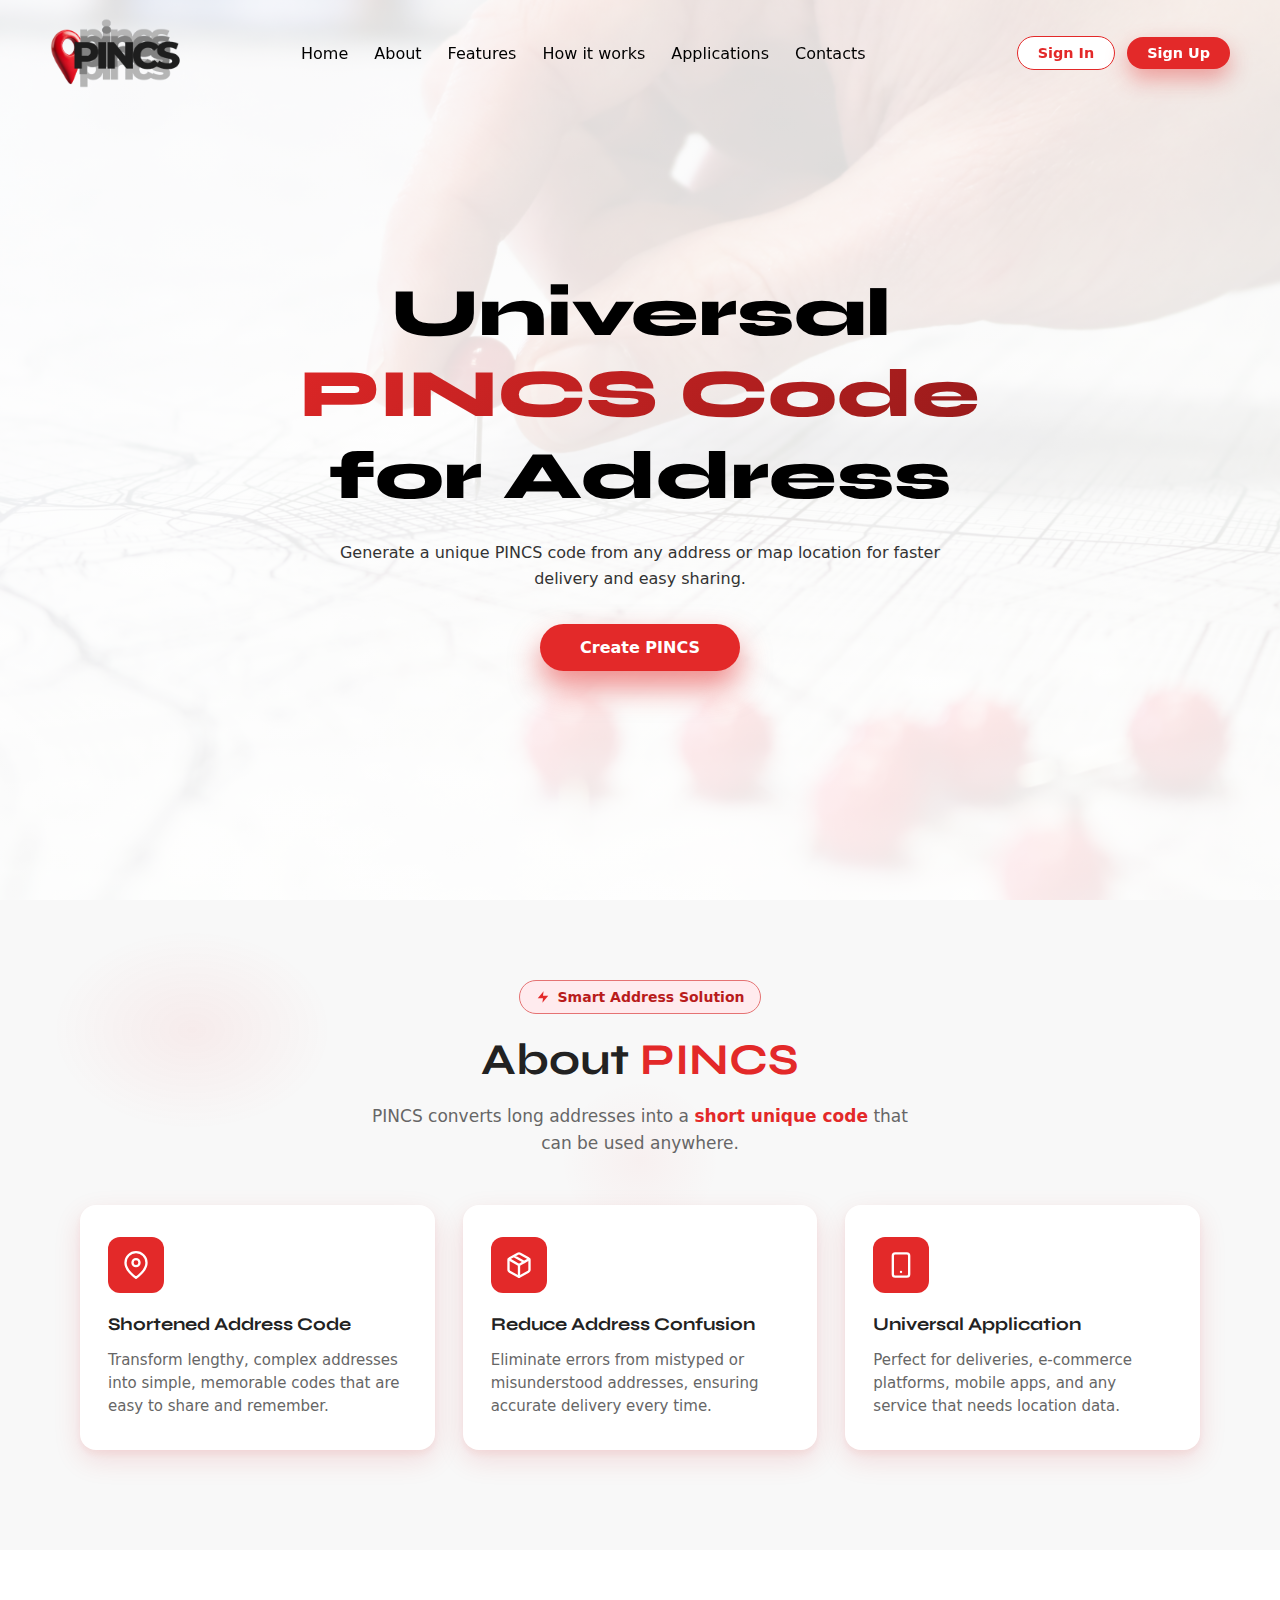
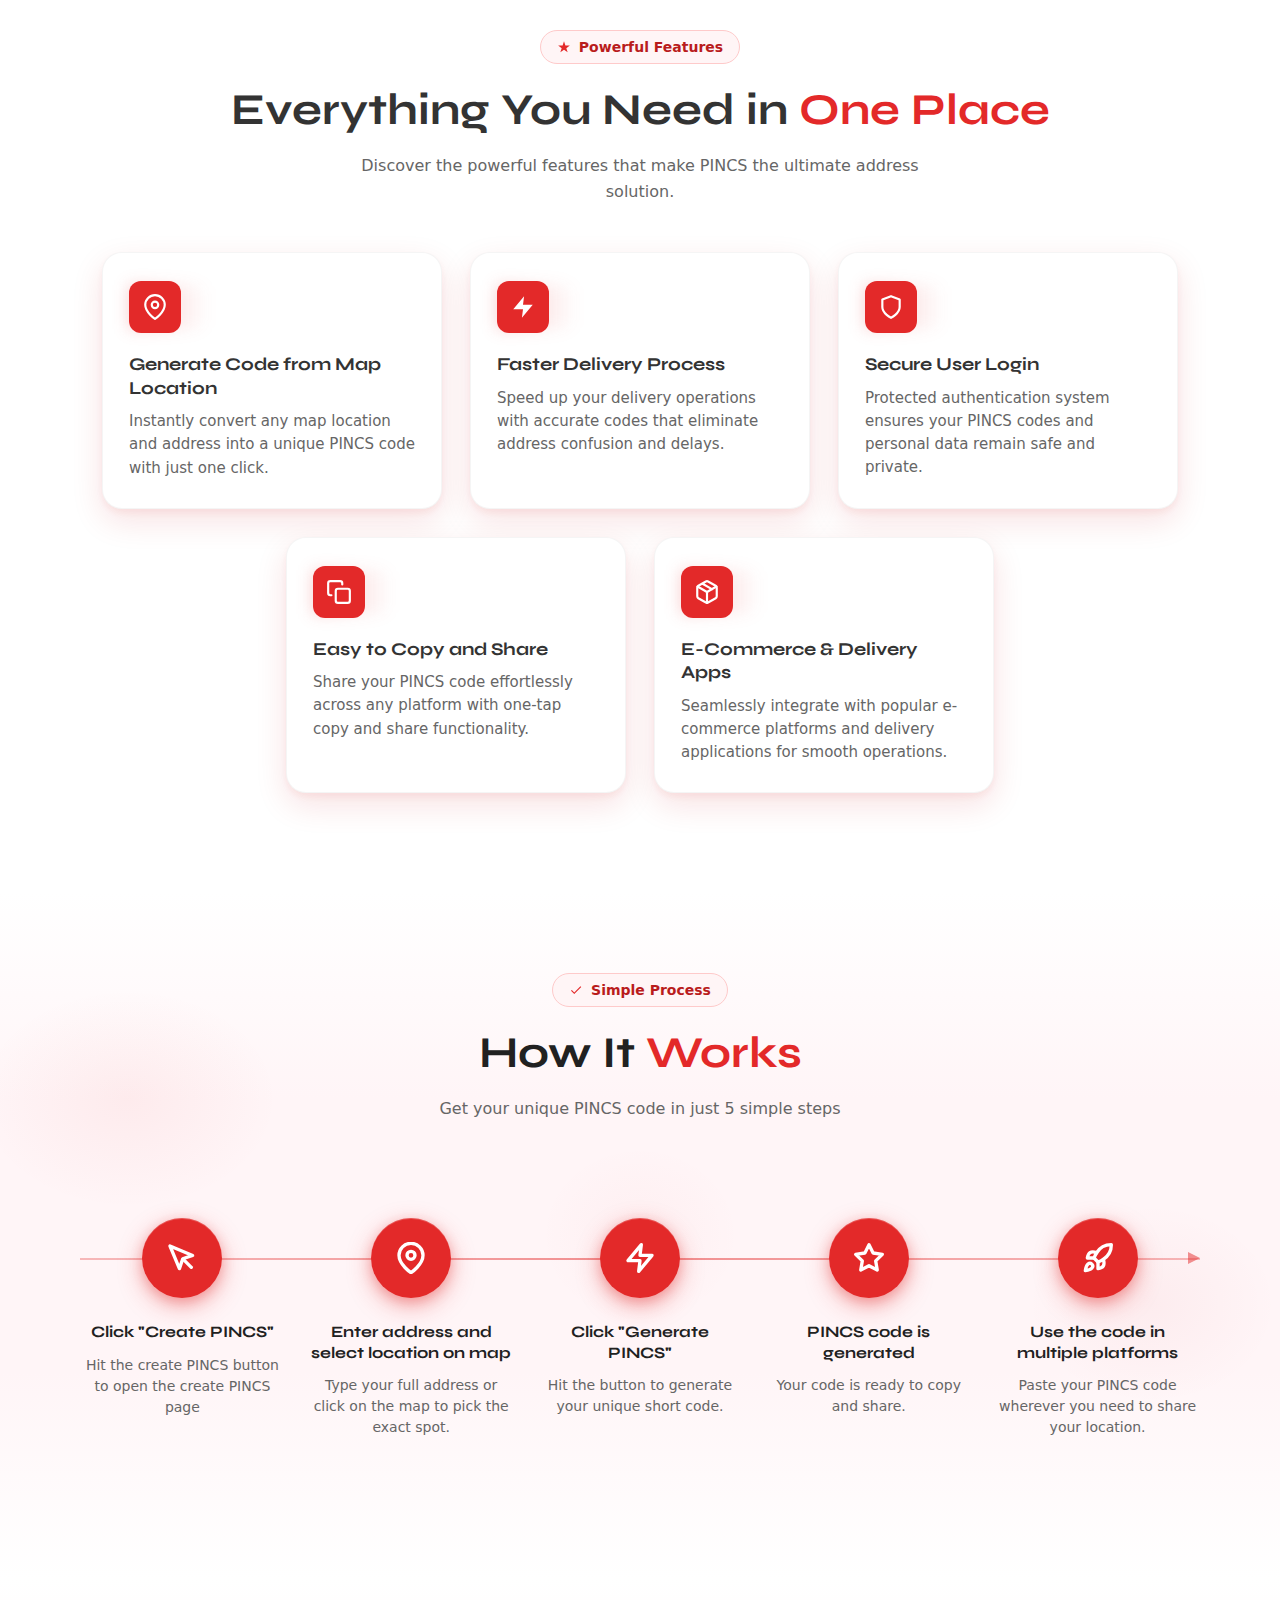
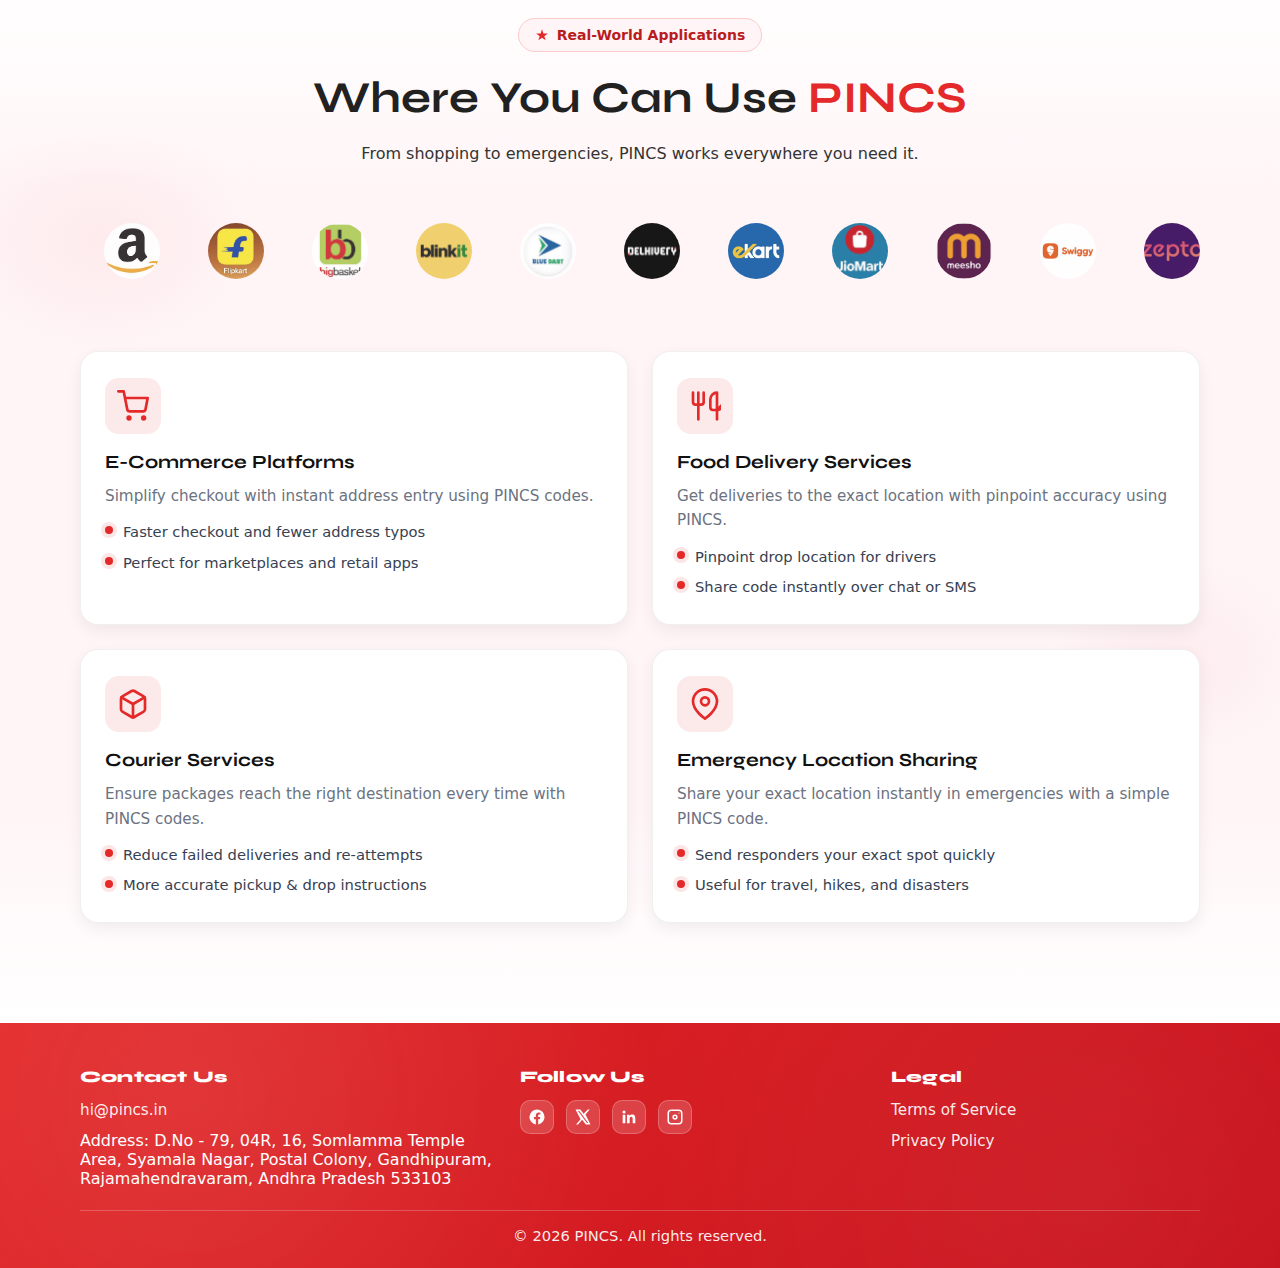
<file: index.html>
<!DOCTYPE html>
<html lang="en">
  <head>
    <meta charset="UTF-8" />
    <meta name="viewport" content="width=device-width, initial-scale=1.0" />
    <title>Pincs Landing</title>
    <link rel="preconnect" href="https://fonts.googleapis.com" />
    <link rel="preconnect" href="https://fonts.gstatic.com" crossorigin />
    <link href="https://fonts.googleapis.com/css2?family=Playfair+Display:wght@600;700&family=Syne:wght@400;500;600;700;800&display=swap" rel="stylesheet" />
    <link rel="stylesheet" href="style.css" />
  </head>
  <body>
    <header class="site-header">
      <div class="container header-inner">
        <a href="#" class="logo">
          <img src="./images/logo.png" alt="PINCS logo" class="logo-img" />
        </a>
        <button
          class="nav-toggle"
          aria-label="Toggle navigation"
          aria-expanded="false"
        >
          <span></span>
          <span></span>
        </button>
        <nav class="navbar" aria-label="Main navigation">
          <ul class="nav-links">
            <li><a href="#home"><span class="nav-icon" aria-hidden="true"><svg viewBox="0 0 24 24" fill="currentColor" width="20" height="20"><path d="M10 20v-6h4v6h5v-8h3L12 3 2 12h3v8z"/></svg></span>Home</a></li>
            <li><a href="#about"><span class="nav-icon" aria-hidden="true"><svg viewBox="0 0 24 24" fill="currentColor" width="20" height="20"><path d="M12 2C6.48 2 2 6.48 2 12s4.48 10 10 10 10-4.48 10-10S17.52 2 12 2zm1 15h-2v-6h2v6zm0-8h-2V7h2v2z"/></svg></span>About</a></li>
            <li><a href="#features"><span class="nav-icon" aria-hidden="true"><svg viewBox="0 0 24 24" fill="currentColor" width="20" height="20"><path d="M13 2L3 14h9l-1 8 10-12h-9l1-8z"/></svg></span>Features</a></li>
            <li><a href="#how-it-works"><span class="nav-icon" aria-hidden="true"><svg viewBox="0 0 24 24" fill="currentColor" width="20" height="20"><path d="M3 13h2v-2H3v2zm0 4h2v-2H3v2zm0-8h2V7H3v2zm4 4h14v-2H7v2zm0 4h14v-2H7v2zM7 7v2h14V7H7z"/></svg></span>How it works</a></li>
            <li><a href="#use-cases"><span class="nav-icon" aria-hidden="true"><svg viewBox="0 0 24 24" fill="currentColor" width="20" height="20"><path d="M4 8h4V4H4v4zm6 12h4v-4h-4v4zm-6 0h4v-4H4v4zm0-6h4v-4H4v4zm6 0h4v-4h-4v4zm6-10v4h4V4h-4zm-6 4h4V4h-4v4zm6 6h4v-4h-4v4zm0 6h4v-4h-4v4z"/></svg></span>Applications</a></li>
            <li><a href="#contact"><span class="nav-icon" aria-hidden="true"><svg viewBox="0 0 24 24" fill="currentColor" width="20" height="20"><path d="M20 4H4c-1.1 0-1.99.9-1.99 2L2 18c0 1.1.9 2 2 2h16c1.1 0 2-.9 2-2V6c0-1.1-.9-2-2-2zm0 4l-8 5-8-5V6l8 5 8-5v2z"/></svg></span>Contacts</a></li>
          </ul>
          <div class="nav-actions">
            <a class="btn btn-outline" href="signin.html"><span class="nav-icon nav-icon-signin" aria-hidden="true"><svg xmlns="http://www.w3.org/2000/svg" viewBox="0 0 24 24" width="20" height="20"><path fill="currentColor" d="M20.5,15.1a1,1,0,0,0-1.34.45A8,8,0,1,1,12,4a7.93,7.93,0,0,1,7.16,4.45,1,1,0,0,0,1.8-.9,10,10,0,1,0,0,8.9A1,1,0,0,0,20.5,15.1ZM21,11H11.41l2.3-2.29a1,1,0,1,0-1.42-1.42l-4,4a1,1,0,0,0-.21.33,1,1,0,0,0,0,.76,1,1,0,0,0,.21.33l4,4a1,1,0,0,0,1.42,0,1,1,0,0,0,0-1.42L11.41,13H21a1,1,0,0,0,0-2Z"/></svg></span>Sign In</a>
            <a class="btn btn-primary" href="signup.html"><span class="nav-icon" aria-hidden="true"><svg viewBox="0 0 24 24" fill="currentColor" width="20" height="20"><path d="M15 12c2.21 0 4-1.79 4-4s-1.79-4-4-4-4 1.79-4 4 1.79 4 4 4zm-9-2V7H4v3H1v2h3v3h2v-3h3v-2H6zm9 4c-2.67 0-8 1.34-8 4v2h16v-2c0-2.66-5.33-4-8-4z"/></svg></span>Sign Up</a>
          </div>
        </nav>
      </div>
    </header>

    <main>
      <section id="home" class="hero">
        <div class="hero-overlay"></div>
        <div class="container hero-content">
          <h1 class="hero-title">
            Universal <span class="hero-title-accent">PINCS Code</span><br />
            for Address
          </h1>
          <p class="hero-subtitle">
            Generate a unique PINCS code from any address or map location for
            faster delivery and easy sharing.
          </p>
          <a class="btn btn-hero" href="create-pincs.html">Create PINCS</a>
        </div>
      </section>

      <section id="about" class="about">
        <div class="about-bg" aria-hidden="true"></div>
        <div class="container about-inner">
          <p class="about-tagline">
            <span class="about-tagline-icon" aria-hidden="true">
              <svg width="14" height="14" viewBox="0 0 24 24" fill="currentColor" aria-hidden="true"><path d="M13 2L3 14h9l-1 8 10-12h-9l1-8z"/></svg>
            </span>
            Smart Address Solution
          </p>
          <h2 class="about-title">About <span class="about-title-accent">PINCS</span></h2>
          <p class="about-lead">
            PINCS converts long addresses into a <span class="about-lead-accent">short unique code</span> that can be used anywhere.
          </p>
          <div class="about-cards">
            <article class="about-card">
              <div class="about-card-icon" aria-hidden="true">
                <svg width="28" height="28" viewBox="0 0 24 24" fill="none" stroke="currentColor" stroke-width="2" stroke-linecap="round" stroke-linejoin="round"><path d="M21 10c0 7-9 13-9 13s-9-6-9-13a9 9 0 0 1 18 0z"/><circle cx="12" cy="10" r="3"/></svg>
              </div>
              <h3 class="about-card-title">Shortened Address Code</h3>
              <p class="about-card-desc">Transform lengthy, complex addresses into simple, memorable codes that are easy to share and remember.</p>
            </article>
            <article class="about-card">
              <div class="about-card-icon" aria-hidden="true">
                <svg width="28" height="28" viewBox="0 0 24 24" fill="none" stroke="currentColor" stroke-width="2" stroke-linecap="round" stroke-linejoin="round"><path d="M16.5 9.4l-9-5.19M21 16V8a2 2 0 0 0-1-1.73l-7-4a2 2 0 0 0-2 0l-7 4A2 2 0 0 0 3 8v8a2 2 0 0 0 1 1.73l7 4a2 2 0 0 0 2 0l7-4A2 2 0 0 0 21 16z"/><polyline points="3.27 6.96 12 12.01 20.73 6.96"/><line x1="12" y1="22.08" x2="12" y2="12"/></svg>
              </div>
              <h3 class="about-card-title">Reduce Address Confusion</h3>
              <p class="about-card-desc">Eliminate errors from mistyped or misunderstood addresses, ensuring accurate delivery every time.</p>
            </article>
            <article class="about-card">
              <div class="about-card-icon" aria-hidden="true">
                <svg width="28" height="28" viewBox="0 0 24 24" fill="none" stroke="currentColor" stroke-width="2" stroke-linecap="round" stroke-linejoin="round"><rect x="5" y="2" width="14" height="20" rx="2" ry="2"/><line x1="12" y1="18" x2="12.01" y2="18"/></svg>
              </div>
              <h3 class="about-card-title">Universal Application</h3>
              <p class="about-card-desc">Perfect for deliveries, e-commerce platforms, mobile apps, and any service that needs location data.</p>
            </article>
          </div>
        </div>
      </section>

      <section id="features" class="features">
        <div class="container features-inner">
          <p class="features-tagline">
            <span class="features-tagline-icon" aria-hidden="true">
              <svg width="14" height="14" viewBox="0 0 24 24" fill="currentColor"><path d="M12 2l2.4 7.4h7.6l-6 4.6 2.3 7-6.3-4.5-6.3 4.5 2.3-7-6-4.6h7.6z"/></svg>
            </span>
            Powerful Features
          </p>
          <h2 class="features-title">Everything You Need in <span class="features-title-accent">One Place</span></h2>
          <p class="features-lead">Discover the powerful features that make PINCS the ultimate address solution.</p>
          <div class="features-grid">
            <article class="feature-card">
              <div class="feature-card-icon-wrap">
                <div class="feature-card-icon" aria-hidden="true">
                  <svg width="26" height="26" viewBox="0 0 24 24" fill="none" stroke="currentColor" stroke-width="2" stroke-linecap="round" stroke-linejoin="round"><path d="M21 10c0 7-9 13-9 13s-9-6-9-13a9 9 0 0 1 18 0z"/><circle cx="12" cy="10" r="3"/></svg>
                </div>
              </div>
              <h3 class="feature-card-title">Generate Code from Map Location</h3>
              <p class="feature-card-desc">Instantly convert any map location and address into a unique PINCS code with just one click.</p>
            </article>
            <article class="feature-card">
              <div class="feature-card-icon-wrap">
                <div class="feature-card-icon" aria-hidden="true">
                  <svg width="26" height="26" viewBox="0 0 24 24" fill="currentColor"><path d="M13 2L3 14h9l-1 8 10-12h-9l1-8z"/></svg>
                </div>
              </div>
              <h3 class="feature-card-title">Faster Delivery Process</h3>
              <p class="feature-card-desc">Speed up your delivery operations with accurate codes that eliminate address confusion and delays.</p>
            </article>
            <article class="feature-card">
              <div class="feature-card-icon-wrap">
                <div class="feature-card-icon" aria-hidden="true">
                  <svg width="26" height="26" viewBox="0 0 24 24" fill="none" stroke="currentColor" stroke-width="2" stroke-linecap="round" stroke-linejoin="round"><path d="M12 22s8-4 8-10V5l-8-3-8 3v7c0 6 8 10 8 10z"/></svg>
                </div>
              </div>
              <h3 class="feature-card-title">Secure User Login</h3>
              <p class="feature-card-desc">Protected authentication system ensures your PINCS codes and personal data remain safe and private.</p>
            </article>
            <article class="feature-card">
              <div class="feature-card-icon-wrap">
                <div class="feature-card-icon" aria-hidden="true">
                  <svg width="26" height="26" viewBox="0 0 24 24" fill="none" stroke="currentColor" stroke-width="2" stroke-linecap="round" stroke-linejoin="round"><rect x="9" y="9" width="13" height="13" rx="2" ry="2"/><path d="M5 15H4a2 2 0 0 1-2-2V4a2 2 0 0 1 2-2h9a2 2 0 0 1 2 2v1"/></svg>
                </div>
              </div>
              <h3 class="feature-card-title">Easy to Copy and Share</h3>
              <p class="feature-card-desc">Share your PINCS code effortlessly across any platform with one-tap copy and share functionality.</p>
            </article>
            <article class="feature-card">
              <div class="feature-card-icon-wrap">
                <div class="feature-card-icon" aria-hidden="true">
                  <svg width="26" height="26" viewBox="0 0 24 24" fill="none" stroke="currentColor" stroke-width="2" stroke-linecap="round" stroke-linejoin="round"><path d="M16.5 9.4l-9-5.19M21 16V8a2 2 0 0 0-1-1.73l-7-4a2 2 0 0 0-2 0l-7 4A2 2 0 0 0 3 8v8a2 2 0 0 0 1 1.73l7 4a2 2 0 0 0 2 0l7-4A2 2 0 0 0 21 16z"/><polyline points="3.27 6.96 12 12.01 20.73 6.96"/><line x1="12" y1="22.08" x2="12" y2="12"/></svg>
                </div>
              </div>
              <h3 class="feature-card-title">E-Commerce & Delivery Apps</h3>
              <p class="feature-card-desc">Seamlessly integrate with popular e-commerce platforms and delivery applications for smooth operations.</p>
            </article>
          </div>
        </div>
      </section>

      <section id="how-it-works" class="how-it-works">
        <div class="how-it-works-bg" aria-hidden="true"></div>
        <div class="container how-it-works-inner">
          <p class="how-it-works-tagline">
            <span class="how-it-works-tagline-icon" aria-hidden="true">
              <svg width="14" height="14" viewBox="0 0 24 24" fill="currentColor" aria-hidden="true"><path d="M9 16.17L4.83 12l-1.42 1.41L9 19 21 7l-1.41-1.41z"/></svg>
            </span>
            Simple Process
          </p>
          <h2 class="how-it-works-title">How It <span class="how-it-works-title-accent">Works</span></h2>
          <p class="how-it-works-lead">Get your unique PINCS code in just 5 simple steps</p>
          <div class="how-it-works-steps">
            <article class="how-it-works-step">
              <div class="how-it-works-step-icon-wrapper">
                <div class="how-it-works-step-icon" aria-hidden="true">
                  <svg width="32" height="32" viewBox="0 0 24 24" fill="none" stroke="currentColor" stroke-width="2" stroke-linecap="round" stroke-linejoin="round"><path d="M3 3l7.07 16.97 2.51-7.39 7.39-2.51L3 3z"/><path d="M13 13l6 6"/></svg>
                </div>
              </div>
              <h3 class="how-it-works-step-title">Click "Create PINCS"</h3>
              <p class="how-it-works-step-desc">Hit the create PINCS button to open the create PINCS page</p>
            </article>
            <article class="how-it-works-step">
              <div class="how-it-works-step-icon-wrapper">
                <div class="how-it-works-step-icon" aria-hidden="true">
                  <svg width="32" height="32" viewBox="0 0 24 24" fill="none" stroke="currentColor" stroke-width="2" stroke-linecap="round" stroke-linejoin="round"><path d="M21 10c0 7-9 13-9 13s-9-6-9-13a9 9 0 0 1 18 0z"/><circle cx="12" cy="10" r="3"/></svg>
                </div>
              </div>
              <h3 class="how-it-works-step-title">Enter address and select location on map</h3>
              <p class="how-it-works-step-desc">Type your full address or click on the map to pick the exact spot.</p>
            </article>
            <article class="how-it-works-step">
              <div class="how-it-works-step-icon-wrapper">
                <div class="how-it-works-step-icon" aria-hidden="true">
                  <svg width="32" height="32" viewBox="0 0 24 24" fill="none" stroke="currentColor" stroke-width="2.5" stroke-linecap="round" stroke-linejoin="round" aria-hidden="true">
                    <path d="M13 2L3 14h9l-1 8 10-12h-9l1-8z"/>
                  </svg>
                </div>
              </div>
              <h3 class="how-it-works-step-title">Click "Generate PINCS"</h3>
              <p class="how-it-works-step-desc">Hit the button to generate your unique short code.</p>
            </article>
            <article class="how-it-works-step">
              <div class="how-it-works-step-icon-wrapper">
                <div class="how-it-works-step-icon" aria-hidden="true">
                  <svg width="32" height="32" viewBox="0 0 24 24" fill="none" stroke="currentColor" stroke-width="2" stroke-linecap="round" stroke-linejoin="round"><path d="M12 2l3.09 6.26L22 9.27l-5 4.87 1.18 6.88L12 17.77l-6.18 3.25L7 14.14 2 9.27l6.91-1.01L12 2z"/></svg>
                </div>
              </div>
              <h3 class="how-it-works-step-title">PINCS code is generated</h3>
              <p class="how-it-works-step-desc">Your code is ready to copy and share.</p>
            </article>
            <article class="how-it-works-step">
              <div class="how-it-works-step-icon-wrapper">
                <div class="how-it-works-step-icon" aria-hidden="true">
                  <svg width="32" height="32" viewBox="0 0 24 24" fill="none" stroke="currentColor" stroke-width="2" stroke-linecap="round" stroke-linejoin="round"><path d="M4.5 16.5c-1.5 1.26-2 5-2 5s3.74-.5 5-2c.71-.84.7-2.13-.09-2.91a2.18 2.18 0 0 0-2.91-.09z"/><path d="M12 15l-3-3a22 22 0 0 1 2-3.95A12.88 12.88 0 0 1 22 2c0 2.72-.78 7.5-6 11a22.35 22.35 0 0 1-4 2z"/><path d="M9 12H4s.55-3.03 2-4c1.62-1.08 5 0 5 0"/><path d="M12 15v5s3.03-.55 4-2c1.08-1.62 0-5 0-5"/></svg>
                </div>
              </div>
              <h3 class="how-it-works-step-title">Use the code in multiple platforms</h3>
              <p class="how-it-works-step-desc">Paste your PINCS code wherever you need to share your location.</p>
            </article>
          </div>
        </div>
      </section>

      <section id="use-cases" class="use-cases">
        <div class="use-cases-bg" aria-hidden="true"></div>
        <div class="container use-cases-inner">
          <p class="use-cases-tagline">
            <span class="use-cases-tagline-icon" aria-hidden="true">
              <svg width="14" height="14" viewBox="0 0 24 24" fill="currentColor" aria-hidden="true"><path d="M12 2l2.4 7.4h7.6l-6 4.6 2.3 7-6.3-4.5-6.3 4.5 2.3-7-6-4.6h7.6z"/></svg>
            </span>
            Real-World Applications
          </p>
          <h2 class="use-cases-title">Where You Can Use <span class="use-cases-title-accent">PINCS</span></h2>
          <p class="use-cases-lead">From shopping to emergencies, PINCS works everywhere you need it.</p>
          <div class="use-cases-logos-wrapper" aria-hidden="true">
            <div class="use-cases-logos-scroll">
              <div class="use-cases-logos-track">
                <img src="./images/amazon.png" alt="Amazon" class="use-cases-logo" />
                <img src="./images/flipkart.jpeg" alt="Flipkart" class="use-cases-logo" />
                <img src="./images/bigbasket.jpg" alt="BigBasket" class="use-cases-logo" />
                <img src="./images/blinkit.png" alt="Blinkit" class="use-cases-logo" />
                <img src="./images/bluedart.jpg" alt="BlueDart" class="use-cases-logo" />
                <img src="./images/delhivery.png" alt="Delhivery" class="use-cases-logo" />
                <img src="./images/ekart.jpg" alt="Ekart" class="use-cases-logo" />
                <img src="./images/jio%20mart.jpg" alt="Jio Mart" class="use-cases-logo" />
                <img src="./images/meesho.png" alt="Meesho" class="use-cases-logo" />
                <img src="./images/swiggy.jpeg" alt="Swiggy" class="use-cases-logo" />
                <img src="./images/zepto.jpeg" alt="Zepto" class="use-cases-logo" />
                <img src="./images/zomato.jpeg" alt="Zomato" class="use-cases-logo" />
              </div>
              <div class="use-cases-logos-track" aria-hidden="true">
                <img src="./images/amazon.png" alt="" class="use-cases-logo" />
                <img src="./images/flipkart.jpeg" alt="" class="use-cases-logo" />
                <img src="./images/bigbasket.jpg" alt="" class="use-cases-logo" />
                <img src="./images/blinkit.png" alt="" class="use-cases-logo" />
                <img src="./images/bluedart.jpg" alt="" class="use-cases-logo" />
                <img src="./images/delhivery.png" alt="" class="use-cases-logo" />
                <img src="./images/ekart.jpg" alt="" class="use-cases-logo" />
                <img src="./images/jio%20mart.jpg" alt="" class="use-cases-logo" />
                <img src="./images/meesho.png" alt="" class="use-cases-logo" />
                <img src="./images/swiggy.jpeg" alt="" class="use-cases-logo" />
                <img src="./images/zepto.jpeg" alt="" class="use-cases-logo" />
                <img src="./images/zomato.jpeg" alt="" class="use-cases-logo" />
              </div>
            </div>
          </div>
          <div class="use-cases-grid">
            <article class="use-case-card">
              <div class="use-case-card-icon" aria-hidden="true">
                <svg width="32" height="32" viewBox="0 0 24 24" fill="none" stroke="currentColor" stroke-width="2" stroke-linecap="round" stroke-linejoin="round">
                  <circle cx="9" cy="21" r="1"/>
                  <circle cx="20" cy="21" r="1"/>
                  <path d="M1 1h4l2.68 13.39a2 2 0 0 0 2 1.61h9.72a2 2 0 0 0 2-1.61L23 6H6"/>
                </svg>
              </div>
              <h3 class="use-case-card-title">E-Commerce Platforms</h3>
              <p class="use-case-card-desc">Simplify checkout with instant address entry using PINCS codes.</p>
              <ul class="use-case-card-points">
                <li>Faster checkout and fewer address typos</li>
                <li>Perfect for marketplaces and retail apps</li>
              </ul>
            </article>

            <article class="use-case-card">
              <div class="use-case-card-icon" aria-hidden="true">
                <svg width="32" height="32" viewBox="0 0 24 24" fill="none" stroke="currentColor" stroke-width="2" stroke-linecap="round" stroke-linejoin="round">
                  <path d="M3 2v7c0 1.1.9 2 2 2h4a2 2 0 0 0 2-2V2"/>
                  <path d="M7 2v20"/>
                  <path d="M21 15V2v0a5 5 0 0 0-5 5v6c0 1.1.9 2 2 2h3v0a5 5 0 0 0 5-5z"/>
                  <path d="M21 15v7"/>
                </svg>
              </div>
              <h3 class="use-case-card-title">Food Delivery Services</h3>
              <p class="use-case-card-desc">Get deliveries to the exact location with pinpoint accuracy using PINCS.</p>
              <ul class="use-case-card-points">
                <li>Pinpoint drop location for drivers</li>
                <li>Share code instantly over chat or SMS</li>
              </ul>
            </article>

            <article class="use-case-card">
              <div class="use-case-card-icon" aria-hidden="true">
                <svg width="32" height="32" viewBox="0 0 24 24" fill="none" stroke="currentColor" stroke-width="2" stroke-linecap="round" stroke-linejoin="round">
                  <path d="M21 16V8a2 2 0 0 0-1-1.73l-7-4a2 2 0 0 0-2 0l-7 4A2 2 0 0 0 3 8v8a2 2 0 0 0 1 1.73l7 4a2 2 0 0 0 2 0l7-4A2 2 0 0 0 21 16z"/>
                  <polyline points="3.27 6.96 12 12.01 20.73 6.96"/>
                  <line x1="12" y1="22.08" x2="12" y2="12"/>
                </svg>
              </div>
              <h3 class="use-case-card-title">Courier Services</h3>
              <p class="use-case-card-desc">Ensure packages reach the right destination every time with PINCS codes.</p>
              <ul class="use-case-card-points">
                <li>Reduce failed deliveries and re-attempts</li>
                <li>More accurate pickup & drop instructions</li>
              </ul>
            </article>

            <article class="use-case-card">
              <div class="use-case-card-icon" aria-hidden="true">
                <svg width="32" height="32" viewBox="0 0 24 24" fill="none" stroke="currentColor" stroke-width="2" stroke-linecap="round" stroke-linejoin="round">
                  <path d="M21 10c0 7-9 13-9 13s-9-6-9-13a9 9 0 0 1 18 0z"/>
                  <circle cx="12" cy="10" r="3"/>
                </svg>
              </div>
              <h3 class="use-case-card-title">Emergency Location Sharing</h3>
              <p class="use-case-card-desc">Share your exact location instantly in emergencies with a simple PINCS code.</p>
              <ul class="use-case-card-points">
                <li>Send responders your exact spot quickly</li>
                <li>Useful for travel, hikes, and disasters</li>
              </ul>
            </article>
          </div>
        </div>
      </section>

      <footer id="contact" class="site-footer" aria-label="Contact and legal information">
        <div class="container footer-inner">
          <div class="footer-grid">
            <section class="footer-col" aria-labelledby="footer-contact-title">
              <h3 id="footer-contact-title" class="footer-title">Contact Us</h3>
              <ul class="footer-list">
                <li><a class="footer-link" href="mailto:hi@pincs.in">hi@pincs.in</a></li>
                <li>Address: D.No - 79, 04R, 16, Somlamma Temple Area, Syamala Nagar, Postal Colony, Gandhipuram, Rajamahendravaram, Andhra Pradesh 533103</li>
                <!-- <li><a class="footer-link" href="tel:+11234567890">+1 (123) 456-7890</a></li> -->
              </ul>
            </section>

            <section class="footer-col" aria-labelledby="footer-follow-title">
              <h3 id="footer-follow-title" class="footer-title">Follow Us</h3>
              <div class="footer-social" aria-label="Social links">
                <a class="footer-social-link" href="#" aria-label="Follow on Facebook">
                  <svg viewBox="0 0 24 24" width="18" height="18" fill="currentColor" aria-hidden="true"><path d="M22 12a10 10 0 1 0-11.56 9.88v-6.99H7.9V12h2.54V9.8c0-2.5 1.49-3.88 3.77-3.88 1.09 0 2.23.2 2.23.2v2.46h-1.26c-1.24 0-1.62.77-1.62 1.56V12h2.76l-.44 2.89h-2.32v6.99A10 10 0 0 0 22 12z"/></svg>
                </a>
                <a class="footer-social-link" href="#" aria-label="Follow on Twitter">
                  <svg viewBox="0 0 24 24" width="18" height="18" fill="currentColor" aria-hidden="true"><path d="M18.4 2H21l-5.7 6.5L22 22h-6.2l-4.9-6.4L5.3 22H2.7l6.1-7L2 2h6.4l4.4 5.8L18.4 2zm-1.1 18h1.7L7.1 3.9H5.3L17.3 20z"/></svg>
                </a>
                <a class="footer-social-link" href="#" aria-label="Follow on LinkedIn">
                  <svg viewBox="0 0 24 24" width="18" height="18" fill="currentColor" aria-hidden="true"><path d="M20.45 20.45h-3.55v-5.6c0-1.34-.02-3.07-1.87-3.07-1.87 0-2.16 1.46-2.16 2.97v5.7H9.32V9h3.41v1.56h.05c.47-.9 1.63-1.86 3.36-1.86 3.6 0 4.27 2.37 4.27 5.45v6.3zM5.34 7.43a2.06 2.06 0 1 1 0-4.12 2.06 2.06 0 0 1 0 4.12zM7.12 20.45H3.56V9h3.56v11.45z"/></svg>
                </a>
                <a class="footer-social-link" href="#" aria-label="Follow on Instagram">
                  <svg viewBox="0 0 24 24" width="18" height="18" fill="currentColor" aria-hidden="true"><path d="M7 2h10a5 5 0 0 1 5 5v10a5 5 0 0 1-5 5H7a5 5 0 0 1-5-5V7a5 5 0 0 1 5-5zm10 2H7a3 3 0 0 0-3 3v10a3 3 0 0 0 3 3h10a3 3 0 0 0 3-3V7a3 3 0 0 0-3-3zm-5 4.5A3.5 3.5 0 1 1 8.5 12 3.5 3.5 0 0 1 12 8.5zm0 2A1.5 1.5 0 1 0 13.5 12 1.5 1.5 0 0 0 12 10.5zM18 6.8a.7.7 0 1 1-.7-.7.7.7 0 0 1 .7.7z"/></svg>
                </a>
              </div>
            </section>

            <section class="footer-col footer-col-legal" aria-labelledby="footer-legal-title">
              <h3 id="footer-legal-title" class="footer-title">Legal</h3>
              <ul class="footer-list">
                <li><a class="footer-link" href="#">Terms of Service</a></li>
                <li><a class="footer-link" href="#">Privacy Policy</a></li>
              </ul>
            </section>
          </div>

          <div class="footer-divider" role="separator" aria-hidden="true"></div>
          <p class="footer-bottom">
            © <span data-current-year>2026</span> PINCS. All rights reserved.
          </p>
        </div>
      </footer>
    </main>

    <script src="script.js"></script>
  </body>
  </html>
</file>
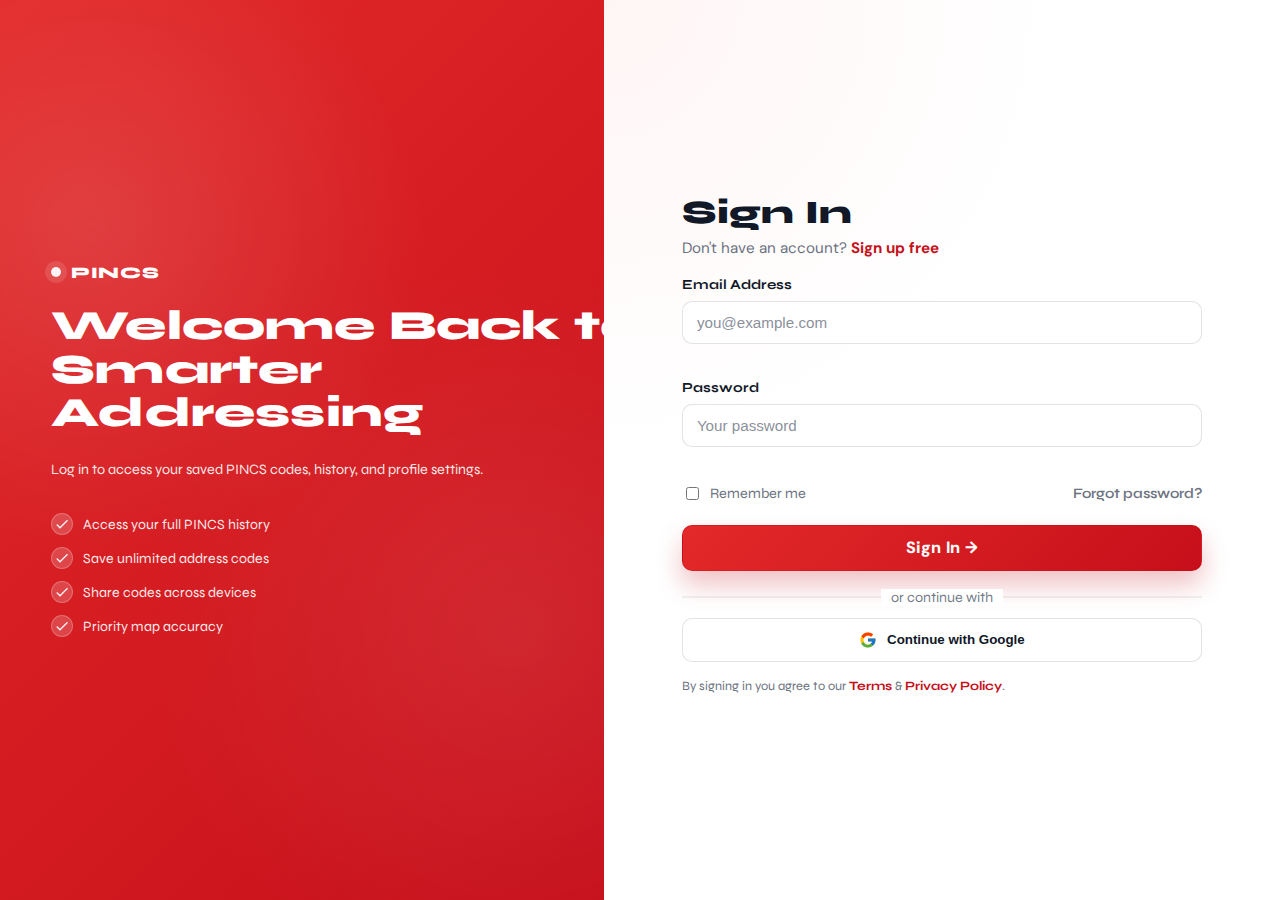
<file: signin.html>
<!DOCTYPE html>
<html lang="en">
  <head>
    <meta charset="UTF-8" />
    <meta name="viewport" content="width=device-width, initial-scale=1.0" />
    <title>Sign In • PINCS</title>
    <link rel="preconnect" href="https://fonts.googleapis.com" />
    <link rel="preconnect" href="https://fonts.gstatic.com" crossorigin />
    <link
      href="https://fonts.googleapis.com/css2?family=DM+Sans:wght@400;500;600;700&family=Syne:wght@400;500;600;700;800&display=swap"
      rel="stylesheet"
    />
    <link rel="stylesheet" href="signin.css" />
  </head>
  <body>
    <main class="auth">
      <!-- Left welcome panel -->
      <section class="auth-left" aria-label="PINCS sign-in benefits">
        <div class="auth-left-inner">
          <a class="brand" href="index.html" aria-label="Go to PINCS home">
            <span class="brand-dot" aria-hidden="true"></span>
            <span class="brand-text">PINCS</span>
          </a>

          <h1 class="auth-title">
            <span class="nowrap">Welcome Back to</span><br />
            Smarter<br />
            Addressing
          </h1>

          <p class="auth-subtitle">
            <span class="nowrap">Log in to access your saved PINCS codes, history, and profile settings.</span>
          </p>

          <ul class="auth-benefits">
            <li>
              <span class="benefit-check" aria-hidden="true">
                <svg viewBox="0 0 24 24" width="16" height="16" fill="currentColor">
                  <path d="M9 16.17L4.83 12l-1.42 1.41L9 19 21 7l-1.41-1.41z"></path>
                </svg>
              </span>
              Access your full PINCS history
            </li>
            <li>
              <span class="benefit-check" aria-hidden="true">
                <svg viewBox="0 0 24 24" width="16" height="16" fill="currentColor">
                  <path d="M9 16.17L4.83 12l-1.42 1.41L9 19 21 7l-1.41-1.41z"></path>
                </svg>
              </span>
              Save unlimited address codes
            </li>
            <li>
              <span class="benefit-check" aria-hidden="true">
                <svg viewBox="0 0 24 24" width="16" height="16" fill="currentColor">
                  <path d="M9 16.17L4.83 12l-1.42 1.41L9 19 21 7l-1.41-1.41z"></path>
                </svg>
              </span>
              Share codes across devices
            </li>
            <li>
              <span class="benefit-check" aria-hidden="true">
                <svg viewBox="0 0 24 24" width="16" height="16" fill="currentColor">
                  <path d="M9 16.17L4.83 12l-1.42 1.41L9 19 21 7l-1.41-1.41z"></path>
                </svg>
              </span>
              Priority map accuracy
            </li>
          </ul>
        </div>
      </section>

      <!-- Right sign-in form -->
      <section class="auth-right" aria-label="Sign in form">
        <div class="auth-right-inner">
          <header class="form-header">
            <h2 class="form-title">Sign In</h2>
            <p class="form-subtitle">
              Don't have an account?
              <a class="form-link" href="signup.html">Sign up free</a>
            </p>
          </header>

          <form class="form" id="signin-form" novalidate>
            <div class="field">
              <label for="signin-email">Email Address</label>
              <input
                id="signin-email"
                name="email"
                type="email"
                placeholder="you@example.com"
                autocomplete="email"
                required
              />
              <p class="field-error" aria-live="polite"></p>
            </div>

            <div class="field">
              <label for="signin-password">Password</label>
              <input
                id="signin-password"
                name="password"
                type="password"
                placeholder="Your password"
                autocomplete="current-password"
                required
              />
              <p class="field-error" aria-live="polite"></p>
            </div>

            <div class="form-row">
              <label class="checkbox-inline">
                <input id="rememberMe" name="rememberMe" type="checkbox" />
                <span>Remember me</span>
              </label>
              <a class="form-link form-link-muted" href="#" aria-label="Forgot password (demo)">
                Forgot password?
              </a>
            </div>

            <button class="submit" type="submit">
              Sign In <span aria-hidden="true">→</span>
            </button>
          </form>

          <p class="divider"><span>or continue with</span></p>

          <button class="oauth" type="button" aria-label="Continue with Google (demo)">
            <span class="oauth-icon" aria-hidden="true">
              <svg width="18" height="18" viewBox="0 0 48 48">
                <path
                  fill="#FFC107"
                  d="M43.611 20.083H42V20H24v8h11.303C33.655 32.659 29.207 36 24 36c-6.627 0-12-5.373-12-12s5.373-12 12-12c3.059 0 5.842 1.154 7.957 3.043l5.657-5.657C34.094 6.053 29.272 4 24 4 12.955 4 4 12.955 4 24s8.955 20 20 20 20-8.955 20-20c0-1.341-.138-2.651-.389-3.917z"
                />
                <path
                  fill="#FF3D00"
                  d="M6.306 14.691l6.571 4.819C14.655 16.108 19.008 12 24 12c3.059 0 5.842 1.154 7.957 3.043l5.657-5.657C34.094 6.053 29.272 4 24 4 16.318 4 9.656 8.337 6.306 14.691z"
                />
                <path
                  fill="#4CAF50"
                  d="M24 44c5.102 0 9.827-1.96 13.349-5.149l-6.164-5.218C29.207 36 26.715 37 24 37c-5.186 0-9.62-3.316-11.287-7.946l-6.52 5.02C9.505 39.556 16.227 44 24 44z"
                />
                <path
                  fill="#1976D2"
                  d="M43.611 20.083H42V20H24v8h11.303c-.8 2.21-2.29 4.086-4.118 5.633l.003-.002 6.164 5.218C36.908 39.168 44 34 44 24c0-1.341-.138-2.651-.389-3.917z"
                />
              </svg>
            </span>
            Continue with Google
          </button>

          <p class="form-footnote">
            By signing in you agree to our
            <a href="#" class="form-link" target="_blank" rel="noopener">Terms</a>
            &
            <a href="#" class="form-link" target="_blank" rel="noopener">Privacy Policy</a>.
          </p>
        </div>
      </section>
    </main>

    <script src="signin.js"></script>
  </body>
</html>
</file>
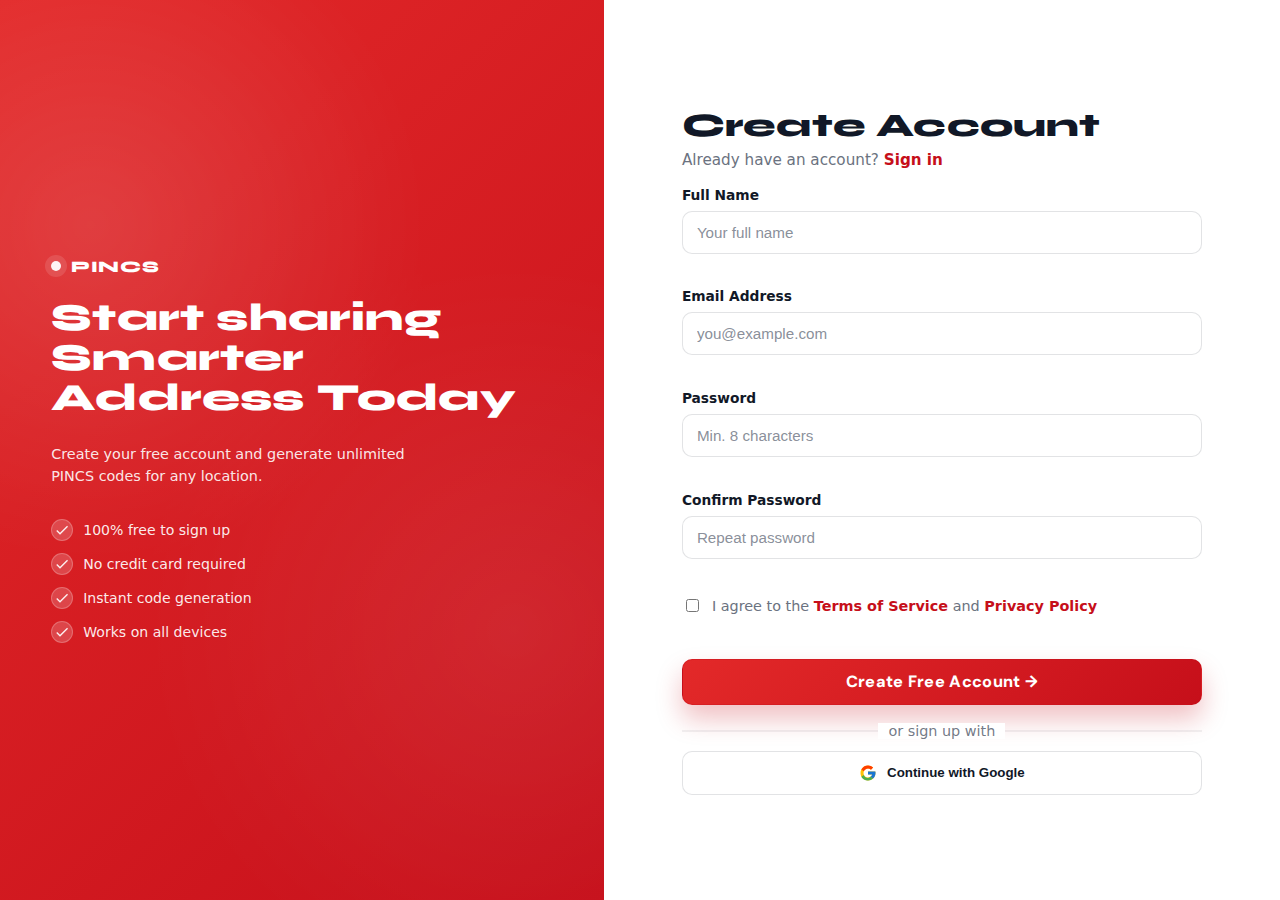
<file: signup.html>
<!DOCTYPE html>
<html lang="en">
  <head>
    <meta charset="UTF-8" />
    <meta name="viewport" content="width=device-width, initial-scale=1.0" />
    <title>Create Account • PINCS</title>
    <link rel="preconnect" href="https://fonts.googleapis.com" />
    <link rel="preconnect" href="https://fonts.gstatic.com" crossorigin />
    <link
      href="https://fonts.googleapis.com/css2?family=DM+Sans:wght@400;500;600;700&family=Syne:wght@400;500;600;700;800&display=swap"
      rel="stylesheet"
    />
    <link rel="stylesheet" href="signup.css" />
  </head>
  <body>
    <main class="auth">
      <section class="auth-left" aria-label="PINCS benefits">
        <div class="auth-left-inner">
          <a class="brand" href="index.html" aria-label="Go to PINCS home">
            <span class="brand-dot" aria-hidden="true"></span>
            <span class="brand-text">PINCS</span>
          </a>

          <h1 class="auth-title">
            Start sharing<br />
            Smarter<br />
            <span class="nowrap">Address&nbsp;Today</span>
          </h1>
          <p class="auth-subtitle">
            Create your free account and generate unlimited PINCS codes for any
            location.
          </p>

          <ul class="auth-benefits">
            <li>
              <span class="benefit-check" aria-hidden="true">
                <svg viewBox="0 0 24 24" width="16" height="16" fill="currentColor">
                  <path d="M9 16.17L4.83 12l-1.42 1.41L9 19 21 7l-1.41-1.41z"></path>
                </svg>
              </span>
              100% free to sign up
            </li>
            <li>
              <span class="benefit-check" aria-hidden="true">
                <svg viewBox="0 0 24 24" width="16" height="16" fill="currentColor">
                  <path d="M9 16.17L4.83 12l-1.42 1.41L9 19 21 7l-1.41-1.41z"></path>
                </svg>
              </span>
              No credit card required
            </li>
            <li>
              <span class="benefit-check" aria-hidden="true">
                <svg viewBox="0 0 24 24" width="16" height="16" fill="currentColor">
                  <path d="M9 16.17L4.83 12l-1.42 1.41L9 19 21 7l-1.41-1.41z"></path>
                </svg>
              </span>
              Instant code generation
            </li>
            <li>
              <span class="benefit-check" aria-hidden="true">
                <svg viewBox="0 0 24 24" width="16" height="16" fill="currentColor">
                  <path d="M9 16.17L4.83 12l-1.42 1.41L9 19 21 7l-1.41-1.41z"></path>
                </svg>
              </span>
              Works on all devices
            </li>
          </ul>
        </div>
      </section>

      <section class="auth-right" aria-label="Create account form">
        <div class="auth-right-inner">
          <header class="form-header">
            <h2 class="form-title">Create Account</h2>
            <p class="form-subtitle">
              Already have an account?
              <a class="form-link" href="signup.html" aria-label="Sign in (demo)">Sign in</a>
            </p>
          </header>

          <form class="form" id="signup-form" novalidate>
            <div class="field">
              <label for="fullName">Full Name</label>
              <input id="fullName" name="fullName" type="text" placeholder="Your full name" autocomplete="name" required />
              <p class="field-error" aria-live="polite"></p>
            </div>

            <div class="field">
              <label for="email">Email Address</label>
              <input id="email" name="email" type="email" placeholder="you@example.com" autocomplete="email" required />
              <p class="field-error" aria-live="polite"></p>
            </div>

            <div class="field">
              <label for="password">Password</label>
              <input id="password" name="password" type="password" placeholder="Min. 8 characters" autocomplete="new-password" minlength="8" required />
              <p class="field-error" aria-live="polite"></p>
            </div>

            <div class="field">
              <label for="confirmPassword">Confirm Password</label>
              <input id="confirmPassword" name="confirmPassword" type="password" placeholder="Repeat password" autocomplete="new-password" minlength="8" required />
              <p class="field-error" aria-live="polite"></p>
            </div>

            <div class="terms">
              <label class="checkbox">
                <input id="terms" name="terms" type="checkbox" required />
                <span>
                  I agree to the
                  <a class="form-link" href="#" target="_blank" rel="noopener">Terms of Service</a>
                  and
                  <a class="form-link" href="#" target="_blank" rel="noopener">Privacy Policy</a>
                </span>
              </label>
              <p class="field-error" data-terms-error aria-live="polite"></p>
            </div>

            <button class="submit" type="submit">
              Create Free Account <span aria-hidden="true">→</span>
            </button>
          </form>

          <p class="divider"><span>or sign up with</span></p>

          <button class="oauth" type="button" aria-label="Continue with Google (demo)">
            <span class="oauth-icon" aria-hidden="true">
              <svg width="18" height="18" viewBox="0 0 48 48">
                <path fill="#FFC107" d="M43.611 20.083H42V20H24v8h11.303C33.655 32.659 29.207 36 24 36c-6.627 0-12-5.373-12-12s5.373-12 12-12c3.059 0 5.842 1.154 7.957 3.043l5.657-5.657C34.094 6.053 29.272 4 24 4 12.955 4 4 12.955 4 24s8.955 20 20 20 20-8.955 20-20c0-1.341-.138-2.651-.389-3.917z"/>
                <path fill="#FF3D00" d="M6.306 14.691l6.571 4.819C14.655 16.108 19.008 12 24 12c3.059 0 5.842 1.154 7.957 3.043l5.657-5.657C34.094 6.053 29.272 4 24 4 16.318 4 9.656 8.337 6.306 14.691z"/>
                <path fill="#4CAF50" d="M24 44c5.102 0 9.827-1.96 13.349-5.149l-6.164-5.218C29.207 36 26.715 37 24 37c-5.186 0-9.62-3.316-11.287-7.946l-6.52 5.02C9.505 39.556 16.227 44 24 44z"/>
                <path fill="#1976D2" d="M43.611 20.083H42V20H24v8h11.303c-.8 2.21-2.29 4.086-4.118 5.633l.003-.002 6.164 5.218C36.908 39.168 44 34 44 24c0-1.341-.138-2.651-.389-3.917z"/>
              </svg>
            </span>
            Continue with Google
          </button>
        </div>
      </section>
    </main>

    <script src="signup.js"></script>
  </body>
</html>
</file>
<file: signin.css>
/* Sign-in page UI (production-friendly, responsive) */

:root {
  --brand: #e32929;
  --brand-dark: #c60f1a;
  --bg: #ffffff;
  --text: #111827;
  --muted: #6b7280;
  --border: rgba(17, 24, 39, 0.12);
  --shadow: 0 18px 40px rgba(0, 0, 0, 0.08);
}

*,
*::before,
*::after {
  box-sizing: border-box;
}

html,
body {
  height: 100%;
}

body {
  margin: 0;
  font-family: "Syne", system-ui, -apple-system, "Segoe UI", sans-serif;
  color: var(--text);
  background: var(--bg);
  -webkit-font-smoothing: antialiased;
}

:where(h1, h2, h3) {
  font-family: "Syne", sans-serif;
}

a {
  color: inherit;
}

/* Utilities */
.nowrap {
  white-space: nowrap;
}

/* Layout */
.auth {
  min-height: 100vh;
  display: grid;
  grid-template-columns: 1fr 1.12fr;
}

/* Left panel */
.auth-left {
  position: relative;
  background: linear-gradient(135deg, var(--brand) 0%, var(--brand-dark) 100%);
  color: #fff;
  overflow: hidden;
}

.auth-left::before {
  content: "";
  position: absolute;
  inset: 0;
  background:
    radial-gradient(circle at 15% 25%, rgba(255, 255, 255, 0.22) 0%, transparent 40%),
    radial-gradient(circle at 85% 70%, rgba(255, 255, 255, 0.14) 0%, transparent 46%);
  opacity: 0.55;
  pointer-events: none;
}

.auth-left-inner {
  position: relative;
  z-index: 1;
  height: 100%;
  padding: clamp(28px, 4vw, 56px);
  display: flex;
  flex-direction: column;
  justify-content: center;
  gap: 16px;
  max-width: 560px;
}

.brand {
  display: inline-flex;
  align-items: center;
  gap: 10px;
  text-decoration: none;
  width: fit-content;
}

.brand-dot {
  width: 10px;
  height: 10px;
  border-radius: 999px;
  background: rgba(255, 255, 255, 0.95);
  box-shadow: 0 0 0 6px rgba(255, 255, 255, 0.12);
}

.brand-text {
  font-family: "Syne", sans-serif;
  font-weight: 800;
  letter-spacing: 0.6px;
}

.auth-title {
  margin: 6px 0 0;
  font-size: clamp(1.9rem, 2.6vw + 1.2rem, 2.6rem);
  line-height: 1.05;
  letter-spacing: 0.2px;
  font-weight: 800;
}

.auth-subtitle {
  margin: 8px 0 10px;
  color: rgba(255, 255, 255, 0.9);
  max-width: 42ch;
  font-size: 0.9rem;
  line-height: 1.55;
}

.auth-benefits {
  list-style: none;
  margin: 6px 0 0;
  padding: 0;
  display: grid;
  gap: 12px;
  color: rgba(255, 255, 255, 0.92);
  font-size: 0.88rem;
}

.auth-benefits li {
  display: flex;
  align-items: center;
  gap: 10px;
}

.benefit-check {
  width: 22px;
  height: 22px;
  border-radius: 999px;
  display: inline-flex;
  align-items: center;
  justify-content: center;
  background: rgba(255, 255, 255, 0.18);
  border: 1px solid rgba(255, 255, 255, 0.22);
}

/* Right panel */
.auth-right {
  display: flex;
  align-items: center;
  justify-content: center;
  background: radial-gradient(circle at top left, #fff5f5 0%, #ffffff 40%, #ffffff 100%);
}

.auth-right-inner {
  width: min(520px, 100% - 44px);
  padding: 42px 0;
}

.form-header {
  margin-bottom: 18px;
}

.form-title {
  margin: 0;
  font-size: 2.05rem;
  font-weight: 800;
  letter-spacing: 0.2px;
}

.form-subtitle {
  margin: 6px 0 0;
  color: var(--muted);
  font-size: 0.95rem;
  font-family: "DM Sans", sans-serif;
}

.form-link {
  color: var(--brand-dark);
  text-decoration: none;
  font-weight: 700;
}

.form-link:hover,
.form-link:focus-visible {
  text-decoration: underline;
  text-underline-offset: 3px;
}

.form-link-muted {
  font-weight: 600;
  color: var(--muted);
}

.form {
  display: grid;
  gap: 14px;
}

.field label {
  display: block;
  font-size: 0.86rem;
  font-weight: 700;
  color: #111827;
  margin-bottom: 8px;
}

.field input {
  width: 100%;
  padding: 12px 14px;
  border-radius: 10px;
  border: 1px solid var(--border);
  background: #ffffff;
  outline: none;
  transition: border-color 0.18s ease, box-shadow 0.18s ease;
  font-size: 0.95rem;
}

.field input::placeholder {
  color: rgba(107, 114, 128, 0.8);
}

.field input:focus {
  border-color: rgba(227, 41, 41, 0.55);
  box-shadow: 0 0 0 4px rgba(227, 41, 41, 0.14);
}

.field-error {
  margin: 6px 0 0;
  min-height: 1.1em;
  font-size: 0.84rem;
  color: #b91c1c;
}

.form-row {
  margin-top: 2px;
  display: flex;
  align-items: center;
  justify-content: space-between;
  gap: 14px;
  font-size: 0.9rem;
  color: var(--muted);
}

.checkbox-inline {
  display: inline-flex;
  gap: 8px;
  align-items: center;
}

.checkbox-inline input {
  accent-color: var(--brand);
}

.submit {
  margin-top: 8px;
  width: 100%;
  padding: 13px 16px;
  border-radius: 10px;
  border: 1px solid rgba(198, 15, 26, 0.35);
  background: linear-gradient(135deg, var(--brand) 0%, var(--brand-dark) 100%);
  color: #fff;
  font-family: "DM Sans", sans-serif;
  font-weight: 800;
  font-size: 1.02rem;
  line-height: 1.1;
  letter-spacing: 0.3px;
  cursor: pointer;
  box-shadow: 0 14px 26px rgba(198, 15, 26, 0.26);
  transition: transform 0.18s ease, box-shadow 0.18s ease, filter 0.18s ease;
}

.submit:hover,
.submit:focus-visible {
  transform: translateY(-1px);
  box-shadow: 0 18px 34px rgba(198, 15, 26, 0.32);
}

.submit:active {
  transform: translateY(0);
  filter: brightness(0.98);
}

.divider {
  margin: 18px 0 12px;
  color: rgba(107, 114, 128, 0.95);
  font-size: 0.9rem;
  text-align: center;
  position: relative;
}

.divider span {
  display: inline-block;
  padding: 0 10px;
  background: #fff;
  position: relative;
  z-index: 1;
}

.divider::before {
  content: "";
  position: absolute;
  left: 0;
  right: 0;
  top: 50%;
  height: 1px;
  background: rgba(17, 24, 39, 0.12);
  transform: translateY(-50%);
}

.oauth {
  width: 100%;
  padding: 12px 14px;
  border-radius: 10px;
  border: 1px solid rgba(17, 24, 39, 0.12);
  background: #ffffff;
  color: #111827;
  display: inline-flex;
  align-items: center;
  justify-content: center;
  gap: 10px;
  cursor: pointer;
  font-weight: 700;
  transition: transform 0.16s ease, box-shadow 0.16s ease, border-color 0.16s ease;
}

.oauth:hover,
.oauth:focus-visible {
  transform: translateY(-1px);
  border-color: rgba(227, 41, 41, 0.28);
  box-shadow: 0 10px 18px rgba(0, 0, 0, 0.06);
}

.oauth-icon {
  display: inline-flex;
  align-items: center;
}

.form-footnote {
  margin-top: 16px;
  font-size: 0.8rem;
  color: var(--muted);
}

/* Responsive */
@media (max-width: 920px) {
  .auth {
    grid-template-columns: 1fr;
  }

  .auth-left-inner {
    max-width: none;
  }

  .auth-right-inner {
    padding: 28px 0 40px;
  }
}

@media (max-width: 520px) {
  .auth-left-inner {
    padding: 26px 22px;
  }

  .auth-right-inner {
    width: min(520px, 100% - 32px);
  }

  .form-row {
    flex-direction: column;
    align-items: flex-start;
  }
}

/* Sign-in page UI (production-friendly, responsive) */

:root {
  --brand: #e32929;
  --brand-dark: #c60f1a;
  --bg: #ffffff;
  --text: #111827;
  --muted: #6b7280;
  --border: rgba(17, 24, 39, 0.12);
  --shadow: 0 18px 40px rgba(0, 0, 0, 0.08);
}

*,
*::before,
*::after {
  box-sizing: border-box;
}

html,
body {
  height: 100%;
}

body {
  margin: 0;
  font-family: "Syne", system-ui, -apple-system, "Segoe UI", sans-serif;
  color: var(--text);
  background: var(--bg);
  -webkit-font-smoothing: antialiased;
}

:where(h1, h2, h3) {
  font-family: "Syne", sans-serif;
}

a {
  color: inherit;
}

/* Utilities */
.nowrap {
  white-space: nowrap;
}

/* Layout */
.auth {
  min-height: 100vh;
  display: grid;
  grid-template-columns: 1fr 1.12fr;
}

/* Left panel */
.auth-left {
  position: relative;
  background: linear-gradient(135deg, var(--brand) 0%, var(--brand-dark) 100%);
  color: #fff;
  overflow: hidden;
}

.auth-left::before {
  content: "";
  position: absolute;
  inset: 0;
  background:
    radial-gradient(circle at 15% 25%, rgba(255, 255, 255, 0.22) 0%, transparent 40%),
    radial-gradient(circle at 85% 70%, rgba(255, 255, 255, 0.14) 0%, transparent 46%);
  opacity: 0.55;
  pointer-events: none;
}

.auth-left-inner {
  position: relative;
  z-index: 1;
  height: 100%;
  padding: clamp(28px, 4vw, 56px);
  display: flex;
  flex-direction: column;
  justify-content: center;
  gap: 16px;
  max-width: 560px;
}

.brand {
  display: inline-flex;
  align-items: center;
  gap: 10px;
  text-decoration: none;
  width: fit-content;
}

.brand-dot {
  width: 10px;
  height: 10px;
  border-radius: 999px;
  background: rgba(255, 255, 255, 0.95);
  box-shadow: 0 0 0 6px rgba(255, 255, 255, 0.12);
}

.brand-text {
  font-family: "Syne", sans-serif;
  font-weight: 800;
  letter-spacing: 0.6px;
}

.auth-title {
  margin: 6px 0 0;
  font-size: clamp(1.9rem, 2.6vw + 1.2rem, 2.6rem);
  line-height: 1.05;
  letter-spacing: 0.2px;
  font-weight: 800;
}

.auth-subtitle {
  margin: 8px 0 10px;
  color: rgba(255, 255, 255, 0.9);
  max-width: 42ch;
  font-size: 0.9rem;
  line-height: 1.55;
}

.auth-benefits {
  list-style: none;
  margin: 6px 0 0;
  padding: 0;
  display: grid;
  gap: 12px;
  color: rgba(255, 255, 255, 0.92);
  font-size: 0.88rem;
}

.auth-benefits li {
  display: flex;
  align-items: center;
  gap: 10px;
}

.benefit-check {
  width: 22px;
  height: 22px;
  border-radius: 999px;
  display: inline-flex;
  align-items: center;
  justify-content: center;
  background: rgba(255, 255, 255, 0.18);
  border: 1px solid rgba(255, 255, 255, 0.22);
}

/* Right panel */
.auth-right {
  display: flex;
  align-items: center;
  justify-content: center;
  background: radial-gradient(circle at top left, #fff5f5 0%, #ffffff 40%, #ffffff 100%);
}

.auth-right-inner {
  width: min(520px, 100% - 44px);
  padding: 42px 0;
}

.form-header {
  margin-bottom: 18px;
}

.form-title {
  margin: 0;
  font-size: 2.05rem;
  font-weight: 800;
  letter-spacing: 0.2px;
}

.form-subtitle {
  margin: 6px 0 0;
  color: var(--muted);
  font-size: 0.95rem;
}

.form-link {
  color: var(--brand-dark);
  text-decoration: none;
  font-weight: 700;
}

.form-link:hover,
.form-link:focus-visible {
  text-decoration: underline;
  text-underline-offset: 3px;
}

.form-link-muted {
  font-weight: 600;
  color: var(--muted);
}

.form {
  display: grid;
  gap: 14px;
}

.field label {
  display: block;
  font-size: 0.86rem;
  font-weight: 700;
  color: #111827;
  margin-bottom: 8px;
}

.field input {
  width: 100%;
  padding: 12px 14px;
  border-radius: 10px;
  border: 1px solid var(--border);
  background: #ffffff;
  outline: none;
  transition: border-color 0.18s ease, box-shadow 0.18s ease;
  font-size: 0.95rem;
}

.field input::placeholder {
  color: rgba(107, 114, 128, 0.8);
}

.field input:focus {
  border-color: rgba(227, 41, 41, 0.55);
  box-shadow: 0 0 0 4px rgba(227, 41, 41, 0.14);
}

.field-error {
  margin: 6px 0 0;
  min-height: 1.1em;
  font-size: 0.84rem;
  color: #b91c1c;
}

.form-row {
  margin-top: 2px;
  display: flex;
  align-items: center;
  justify-content: space-between;
  gap: 14px;
  font-size: 0.9rem;
  color: var(--muted);
}

.checkbox-inline {
  display: inline-flex;
  gap: 8px;
  align-items: center;
}

.checkbox-inline input {
  accent-color: var(--brand);
}

.submit {
  margin-top: 8px;
  width: 100%;
  padding: 13px 16px;
  border-radius: 10px;
  border: 1px solid rgba(198, 15, 26, 0.35);
  background: linear-gradient(135deg, var(--brand) 0%, var(--brand-dark) 100%);
  color: #fff;
  font-family: "DM Sans", sans-serif;
  font-weight: 800;
  font-size: 1.02rem;
  line-height: 1.1;
  letter-spacing: 0.3px;
  cursor: pointer;
  box-shadow: 0 14px 26px rgba(198, 15, 26, 0.26);
  transition: transform 0.18s ease, box-shadow 0.18s ease, filter 0.18s ease;
}

.submit:hover,
.submit:focus-visible {
  transform: translateY(-1px);
  box-shadow: 0 18px 34px rgba(198, 15, 26, 0.32);
}

.submit:active {
  transform: translateY(0);
  filter: brightness(0.98);
}

.divider {
  margin: 18px 0 12px;
  color: rgba(107, 114, 128, 0.95);
  font-size: 0.9rem;
  text-align: center;
  position: relative;
}

.divider span {
  display: inline-block;
  padding: 0 10px;
  background: #fff;
  position: relative;
  z-index: 1;
}

.divider::before {
  content: "";
  position: absolute;
  left: 0;
  right: 0;
  top: 50%;
  height: 1px;
  background: rgba(17, 24, 39, 0.12);
  transform: translateY(-50%);
}

.oauth {
  width: 100%;
  padding: 12px 14px;
  border-radius: 10px;
  border: 1px solid rgba(17, 24, 39, 0.12);
  background: #ffffff;
  color: #111827;
  display: inline-flex;
  align-items: center;
  justify-content: center;
  gap: 10px;
  cursor: pointer;
  font-weight: 700;
  transition: transform 0.16s ease, box-shadow 0.16s ease, border-color 0.16s ease;
}

.oauth:hover,
.oauth:focus-visible {
  transform: translateY(-1px);
  border-color: rgba(227, 41, 41, 0.28);
  box-shadow: 0 10px 18px rgba(0, 0, 0, 0.06);
}

.oauth-icon {
  display: inline-flex;
  align-items: center;
}

.form-footnote {
  margin-top: 16px;
  font-size: 0.8rem;
  color: var(--muted);
}

/* Responsive */
@media (max-width: 920px) {
  .auth {
    grid-template-columns: 1fr;
  }

  .auth-left-inner {
    max-width: none;
  }

  .auth-right-inner {
    padding: 28px 0 40px;
  }
}

@media (max-width: 520px) {
  .auth-left-inner {
    padding: 26px 22px;
  }

  .auth-right-inner {
    width: min(520px, 100% - 32px);
  }

  .form-row {
    flex-direction: column;
    align-items: flex-start;
  }
}
</file>
<file: signup.css>
/* Signup page UI (production-friendly, responsive) */

:root {
  --brand: #e32929;
  --brand-dark: #c60f1a;
  --bg: #ffffff;
  --text: #111827;
  --muted: #6b7280;
  --border: rgba(17, 24, 39, 0.12);
  --shadow: 0 18px 40px rgba(0, 0, 0, 0.08);
}

*,
*::before,
*::after {
  box-sizing: border-box;
}

html,
body {
  height: 100%;
}

body {
  margin: 0;
  font-family: system-ui, -apple-system, "Segoe UI", sans-serif;
  color: var(--text);
  background: var(--bg);
  -webkit-font-smoothing: antialiased;
}

:where(h1, h2, h3) {
  font-family: "Syne", sans-serif;
}

a {
  color: inherit;
}

/* Utilities */
.nowrap {
  white-space: nowrap;
}

.auth {
  min-height: 100vh;
  display: grid;
  grid-template-columns: 1fr 1.12fr;
}

/* Left panel */
.auth-left {
  position: relative;
  background: linear-gradient(135deg, var(--brand) 0%, var(--brand-dark) 100%);
  color: #fff;
  overflow: hidden;
}

.auth-left::before {
  content: "";
  position: absolute;
  inset: 0;
  background:
    radial-gradient(circle at 15% 25%, rgba(255, 255, 255, 0.22) 0%, transparent 40%),
    radial-gradient(circle at 85% 70%, rgba(255, 255, 255, 0.14) 0%, transparent 46%);
  opacity: 0.55;
  pointer-events: none;
}

.auth-left-inner {
  position: relative;
  z-index: 1;
  height: 100%;
  padding: clamp(28px, 4vw, 56px);
  display: flex;
  flex-direction: column;
  justify-content: center;
  gap: 16px;
  max-width: 560px;
}

.brand {
  display: inline-flex;
  align-items: center;
  gap: 10px;
  text-decoration: none;
  width: fit-content;
}

.brand-dot {
  width: 10px;
  height: 10px;
  border-radius: 999px;
  background: rgba(255, 255, 255, 0.95);
  box-shadow: 0 0 0 6px rgba(255, 255, 255, 0.12);
}

.brand-text {
  font-family: "Syne", sans-serif;
  font-weight: 800;
  letter-spacing: 0.6px;
}

.auth-title {
  margin: 6px 0 0;
  font-size: clamp(1.7rem, 2.4vw + 1.1rem, 2.4rem);
  line-height: 1.05;
  letter-spacing: 0.2px;
  font-weight: 800;
}

.auth-subtitle {
  margin: 8px 0 10px;
  color: rgba(255, 255, 255, 0.9);
  max-width: 42ch;
  font-size: 0.9rem;
  line-height: 1.55;
}

.auth-benefits {
  list-style: none;
  margin: 6px 0 0;
  padding: 0;
  display: grid;
  gap: 12px;
  color: rgba(255, 255, 255, 0.92);
  font-size: 0.88rem;
}

.auth-benefits li {
  display: flex;
  align-items: center;
  gap: 10px;
}

.benefit-check {
  width: 22px;
  height: 22px;
  border-radius: 999px;
  display: inline-flex;
  align-items: center;
  justify-content: center;
  background: rgba(255, 255, 255, 0.18);
  border: 1px solid rgba(255, 255, 255, 0.22);
}

/* Right panel */
.auth-right {
  display: flex;
  align-items: center;
  justify-content: center;
  background: #ffffff;
}

.auth-right-inner {
  width: min(520px, 100% - 44px);
  padding: 42px 0;
}

.form-header {
  margin-bottom: 18px;
}

.form-title {
  margin: 0;
  font-size: 2.05rem;
  font-weight: 800;
  letter-spacing: 0.2px;
}

.form-subtitle {
  margin: 6px 0 0;
  color: var(--muted);
  font-size: 0.95rem;
}

.form-link {
  color: var(--brand-dark);
  text-decoration: none;
  font-weight: 700;
}

.form-link:hover,
.form-link:focus-visible {
  text-decoration: underline;
  text-underline-offset: 3px;
}

.form {
  display: grid;
  gap: 14px;
}

.field label {
  display: block;
  font-size: 0.86rem;
  font-weight: 700;
  color: #111827;
  margin-bottom: 8px;
}

.field input {
  width: 100%;
  padding: 12px 14px;
  border-radius: 10px;
  border: 1px solid var(--border);
  background: #ffffff;
  outline: none;
  transition: border-color 0.18s ease, box-shadow 0.18s ease;
  font-size: 0.95rem;
}

.field input::placeholder {
  color: rgba(107, 114, 128, 0.8);
}

.field input:focus {
  border-color: rgba(227, 41, 41, 0.55);
  box-shadow: 0 0 0 4px rgba(227, 41, 41, 0.14);
}

.field-error {
  margin: 6px 0 0;
  min-height: 1.1em;
  font-size: 0.84rem;
  color: #b91c1c;
}

.terms {
  margin-top: 2px;
}

.checkbox {
  display: flex;
  gap: 10px;
  align-items: flex-start;
  font-size: 0.9rem;
  color: var(--muted);
  line-height: 1.4;
}

.checkbox input {
  margin-top: 3px;
  accent-color: var(--brand);
}

.submit {
  margin-top: 8px;
  width: 100%;
  padding: 13px 16px;
  border-radius: 10px;
  border: 1px solid rgba(198, 15, 26, 0.35);
  background: linear-gradient(135deg, var(--brand) 0%, var(--brand-dark) 100%);
  color: #fff;
  font-family: "DM Sans", sans-serif;
  font-weight: 800;
  font-size: 1.02rem;
  line-height: 1.1;
  letter-spacing: 0.3px;
  cursor: pointer;
  box-shadow: 0 14px 26px rgba(198, 15, 26, 0.26);
  transition: transform 0.18s ease, box-shadow 0.18s ease, filter 0.18s ease;
}

.submit:hover,
.submit:focus-visible {
  transform: translateY(-1px);
  box-shadow: 0 18px 34px rgba(198, 15, 26, 0.32);
}

.submit:active {
  transform: translateY(0);
  filter: brightness(0.98);
}

.divider {
  margin: 18px 0 12px;
  color: rgba(107, 114, 128, 0.95);
  font-size: 0.9rem;
  text-align: center;
  position: relative;
}

.divider span {
  display: inline-block;
  padding: 0 10px;
  background: #fff;
  position: relative;
  z-index: 1;
}

.divider::before {
  content: "";
  position: absolute;
  left: 0;
  right: 0;
  top: 50%;
  height: 1px;
  background: rgba(17, 24, 39, 0.12);
  transform: translateY(-50%);
}

.oauth {
  width: 100%;
  padding: 12px 14px;
  border-radius: 10px;
  border: 1px solid rgba(17, 24, 39, 0.12);
  background: #ffffff;
  color: #111827;
  display: inline-flex;
  align-items: center;
  justify-content: center;
  gap: 10px;
  cursor: pointer;
  font-weight: 700;
  transition: transform 0.16s ease, box-shadow 0.16s ease, border-color 0.16s ease;
}

.oauth:hover,
.oauth:focus-visible {
  transform: translateY(-1px);
  border-color: rgba(227, 41, 41, 0.28);
  box-shadow: 0 10px 18px rgba(0, 0, 0, 0.06);
}

.oauth-icon {
  display: inline-flex;
  align-items: center;
}

/* Responsive */
@media (max-width: 920px) {
  .auth {
    grid-template-columns: 1fr;
  }

  .auth-left-inner {
    max-width: none;
  }

  .auth-right-inner {
    padding: 28px 0 40px;
  }
}

@media (max-width: 520px) {
  .auth-left-inner {
    padding: 26px 22px;
  }

  .auth-right-inner {
    width: min(520px, 100% - 32px);
  }
}
</file>
<file: style.css>
/* ---------
   Base reset
   --------- */
*,
*::before,
*::after {
  box-sizing: border-box;
  margin: 0;
  padding: 0;
}

html,
body {
  height: 100%;
}

body {
  font-family: system-ui, -apple-system, BlinkMacSystemFont, "Segoe UI",
    sans-serif;
  color: #000000;
  background-color: #ffffff;
  -webkit-font-smoothing: antialiased;
}

/* Headings */
:where(h1, h2, h3, h4, h5, h6) {
  font-family: "Syne", sans-serif;
}

/* Utilities */
.nowrap {
  white-space: nowrap;
}

/* Website-friendly weights (classes can still override) */
:where(h1, h2) {
  font-weight: 800;
}

:where(h3, h4, h5, h6) {
  font-weight: 700;
}

img {
  max-width: 100%;
  display: block;
}

button {
  font: inherit;
  border: none;
  background: none;
  cursor: pointer;
}

a {
  text-decoration: none;
  color: inherit;
}

/* Layout helpers */
.container {
  width: min(1120px, 100% - 48px);
  margin-inline: auto;
}

/* ----------------
   Header / Navbar
   ---------------- */
.site-header {
  position: fixed;
  inset-inline: 0;
  top: 0;
  z-index: 20;
  background: transparent;
  transition: background-color 0.3s ease, box-shadow 0.3s ease, border-bottom 0.3s ease;
}

.site-header.scrolled {
  background: rgba(255, 255, 255, 0.98);
  backdrop-filter: blur(10px);
  border-bottom: 1px solid rgba(0, 0, 0, 0.08);
  box-shadow: 0 2px 8px rgba(0, 0, 0, 0.05);
}

.site-header .container {
  width: 100%;
  margin-inline: 0;
  padding-inline: 50px;
}

.header-inner {
  display: flex;
  align-items: center;
  justify-content: space-between;
  padding-block: 18px;
}

.logo {
  display: inline-flex;
  align-items: center;
  gap: 8px;
}

.logo-img {
  height: 70px;
  width: auto;
}

/* Navigation */
.navbar {
  display: flex;
  align-items: center;
  gap: 32px;
  flex: 1;
}

.nav-links {
  display: flex;
  align-items: center;
  gap: 26px;
  list-style: none;
  font-size: 1rem;
  margin: 0 auto;
}

.nav-icon {
  display: none;
}

.nav-links a {
  position: relative;
  padding-block: 2px;
}

.nav-links a::after {
  content: "";
  position: absolute;
  left: 0;
  bottom: -4px;
  width: 0;
  height: 2px;
  background: #c60f1a;
  border-radius: 999px;
  transition: width 0.2s ease-out;
}

.nav-links a:hover::after,
.nav-links a:focus-visible::after {
  width: 100%;
}

.nav-actions {
  display: flex;
  align-items: center;
  gap: 12px;
}

/* Buttons */
.btn {
  padding: 8px 20px;
  border-radius: 999px;
  font-size: 0.9rem;
  font-weight: 600;
  transition: transform 0.15s ease-out, box-shadow 0.15s ease-out,
    background-color 0.15s ease-out, color 0.15s ease-out,
    border-color 0.15s ease-out;
  white-space: nowrap;
}

.btn-primary {
  background: #e32929;
  color: #ffffff;
  box-shadow: 0 10px 22px rgba(227, 41, 41, 0.4);
}

.btn-primary:hover,
.btn-primary:focus-visible {
  background: #c60f1a;
  transform: translateY(-1px);
  box-shadow: 0 14px 26px rgba(198, 15, 26, 0.45);
}

.btn-outline {
  border: 1.6px solid #e32929;
  color: #e32929;
  background: #ffffff;
}

.btn-outline:hover,
.btn-outline:focus-visible {
  background: #e32929;
  color: #ffffff;
}

.btn-hero {
  display: inline-block;
  margin-top: 0;
  padding-inline: 40px;
  padding-block: 14px;
  border-radius: 999px;
  font-size: 1rem;
  background: #e32929;
  color: #ffffff;
  box-shadow: 0 16px 30px rgba(227, 41, 41, 0.55);
}

.btn-hero:hover,
.btn-hero:focus-visible {
  background: #c60f1a;
  transform: translateY(-2px);
  box-shadow: 0 20px 36px rgba(198, 15, 26, 0.6);
}

/* Mobile nav toggle */
.nav-toggle {
  display: none;
  flex-direction: column;
  justify-content: center;
  gap: 5px;
  width: 32px;
  height: 32px;
}

.nav-toggle span {
  height: 2px;
  width: 100%;
  background: #222;
  border-radius: 999px;
  transition: transform 0.2s ease-out, opacity 0.2s ease-out;
}

.nav-toggle.is-open span:nth-child(1) {
  transform: translateY(3.5px) rotate(45deg);
}

.nav-toggle.is-open span:nth-child(2) {
  transform: translateY(-3.5px) rotate(-45deg);
}

/* --------------
   Hero section
   -------------- */
.hero {
  position: relative;
  min-height: 100vh;
  display: flex;
  align-items: center;
  justify-content: center;
  padding-top: 84px; /* header height */
  padding-bottom: 40px;
  background: #f7f7f7
    url("./images/backgorund.jpg")
    center center / cover no-repeat;
}

.hero-overlay {
  position: absolute;
  inset: 0;
  background: linear-gradient(
    to bottom,
    rgba(255, 255, 255, 0.85),
    rgba(255, 255, 255, 0.9)
  );
}

.hero-content {
  position: relative;
  text-align: center;
  z-index: 1;
  max-width: 720px;
}

.hero-title {
  font-family: "Syne", sans-serif;
  font-size: clamp(2.8rem, 5vw + 2.4rem, 4.25rem);
  font-weight: 800;
  line-height: 1.2;
  margin-bottom: 22px;
}

.hero-title-accent {
  color: #b91c1c;
  background: linear-gradient(135deg, #dc2626 0%, #991b1b 100%);
  -webkit-background-clip: text;
  background-clip: text;
  -webkit-text-fill-color: transparent;
}

@supports not (background-clip: text) {
  .hero-title-accent {
    color: #b91c1c;
    background: none;
    -webkit-text-fill-color: unset;
  }
}

.hero-subtitle {
  font-size: 1rem;
  max-width: 640px;
  margin-inline: auto;
  margin-bottom: 32px;
  color: #333;
  line-height: 1.65;
}

/* --------------
   About section
   -------------- */
.about {
  position: relative;
  padding: 80px 0 100px;
  background: #f8f8f8;
  overflow: hidden;
}

.about-bg {
  position: absolute;
  inset: 0;
  pointer-events: none;
  background:
    radial-gradient(ellipse 280px 200px at 15% 20%, rgba(227, 41, 41, 0.06) 0%, transparent 50%),
    radial-gradient(ellipse 200px 180px at 85% 70%, rgba(198, 15, 26, 0.05) 0%, transparent 50%),
    radial-gradient(ellipse 160px 160px at 50% 40%, rgba(227, 41, 41, 0.04) 0%, transparent 50%);
}

.about-inner {
  position: relative;
  z-index: 1;
  text-align: center;
}

.about-tagline {
  display: inline-flex;
  align-items: center;
  gap: 8px;
  margin: 0 0 20px;
  padding: 8px 16px;
  font-size: 0.875rem;
  font-weight: 600;
  color: #b91c1c;
  background: #ffebee;
  border: 1px solid #e57373;
  border-radius: 999px;
}

.about-tagline-icon {
  display: inline-flex;
  color: #e32929;
}

.about-tagline-icon svg {
  display: block;
}

.about-title {
  font-size: clamp(2rem, 4vw + 1.2rem, 2.75rem);
  font-weight: 700;
  color: #222;
  margin: 0 0 16px;
  line-height: 1.2;
}

.about-title-accent {
  color: #e32929;
}

.about-lead {
  max-width: 560px;
  margin: 0 auto 48px;
  font-size: 1.0625rem;
  line-height: 1.6;
  color: #666;
}

.about-lead-accent {
  color: #e32929;
  font-weight: 600;
}

.about-cards {
  display: grid;
  grid-template-columns: repeat(3, 1fr);
  gap: 28px;
  text-align: left;
}

.about-card {
  background: #fff;
  border-radius: 16px;
  padding: 32px 28px;
  box-shadow: 0 4px 6px rgba(227, 41, 41, 0.06), 0 10px 28px rgba(198, 15, 26, 0.12);
  transition: box-shadow 0.25s ease, transform 0.25s ease;
}

.about-card:hover {
  box-shadow: 0 12px 24px rgba(227, 41, 41, 0.1), 0 20px 40px rgba(198, 15, 26, 0.18);
  transform: translateY(-6px);
}

.about-card-icon {
  display: flex;
  align-items: center;
  justify-content: center;
  width: 56px;
  height: 56px;
  margin-bottom: 20px;
  background: #e32929;
  border-radius: 12px;
  color: #fff;
}

.about-card-icon svg {
  flex-shrink: 0;
}

.about-card-title {
  font-size: 1.125rem;
  font-weight: 700;
  color: #222;
  margin: 0 0 12px;
  line-height: 1.3;
}

.about-card-desc {
  font-size: 0.9375rem;
  line-height: 1.55;
  color: #666;
  margin: 0;
}

/* --------------
   Features section
   -------------- */
.features {
  padding: 80px 0 100px;
  background: #fff;
}

.features-inner {
  text-align: center;
}

.features-tagline {
  display: inline-flex;
  align-items: center;
  gap: 8px;
  margin: 0 0 20px;
  padding: 8px 16px;
  font-size: 0.875rem;
  font-weight: 600;
  color: #b91c1c;
  background: #fff5f6;
  border: 1px solid #fecaca;
  border-radius: 999px;
}

.features-tagline-icon {
  display: inline-flex;
  color: #e32929;
}

.features-tagline-icon svg {
  display: block;
}

.features-title {
  font-size: clamp(2rem, 4vw + 1.2rem, 2.75rem);
  font-weight: 700;
  color: #333;
  margin: 0 0 16px;
  line-height: 1.2;
}

.features-title-accent {
  color: #e32929;
}

.features-lead {
  max-width: 560px;
  margin: 0 auto 48px;
  font-size: 1rem;
  line-height: 1.6;
  color: #666;
}

.features-grid {
  display: flex;
  flex-wrap: wrap;
  gap: 28px;
  justify-content: center;
  text-align: left;
}

.feature-card {
  position: relative;
  flex: 1 1 calc(33.333% - 28px);
  min-width: 260px;
  max-width: 340px;
  background: #fff;
  border-radius: 20px;
  padding: 28px 26px;
  box-shadow: 0 4px 6px rgba(227, 41, 41, 0.06), 0 12px 32px rgba(198, 15, 26, 0.12);
  transition: box-shadow 0.25s ease, transform 0.25s ease;
  border: 1px solid rgba(0, 0, 0, 0.04);
}

.feature-card:hover {
  box-shadow: 0 12px 28px rgba(227, 41, 41, 0.1), 0 24px 48px rgba(198, 15, 26, 0.18);
  transform: translateY(-6px);
}

.feature-card-icon-wrap {
  position: relative;
  display: inline-block;
  margin-bottom: 20px;
}

.feature-card-icon-wrap::after {
  content: "";
  position: absolute;
  left: 0;
  top: 50%;
  transform: translateY(-50%);
  width: 80px;
  height: 44px;
  background: linear-gradient(90deg, rgba(227, 41, 41, 0.25) 0%, rgba(227, 41, 41, 0) 100%);
  border-radius: 0 12px 12px 0;
  filter: blur(8px);
  z-index: 0;
  pointer-events: none;
}

.feature-card-icon {
  position: relative;
  z-index: 1;
  display: inline-flex;
  align-items: center;
  justify-content: center;
  width: 52px;
  height: 52px;
  background: #e32929;
  border-radius: 12px;
  color: #fff;
}

.feature-card-icon svg {
  flex-shrink: 0;
}

.feature-card-title {
  font-size: 1.125rem;
  font-weight: 700;
  color: #333;
  margin: 0 0 10px;
  line-height: 1.3;
}

.feature-card-desc {
  font-size: 0.9375rem;
  line-height: 1.55;
  color: #666;
  margin: 0;
}

/* --------------
   How It Works section
   -------------- */
.how-it-works {
  position: relative;
  padding: 80px 0 100px;
  background: linear-gradient(
    to bottom,
    #ffffff 0%,
    #fff5f7 30%,
    #fff5f7 70%,
    #ffffff 100%
  );
  overflow: hidden;
}

.how-it-works-bg {
  position: absolute;
  inset: 0;
  pointer-events: none;
  background:
    radial-gradient(ellipse 300px 220px at 10% 30%, rgba(227, 41, 41, 0.05) 0%, transparent 50%),
    radial-gradient(ellipse 250px 200px at 90% 60%, rgba(198, 15, 26, 0.04) 0%, transparent 50%),
    radial-gradient(ellipse 200px 180px at 50% 50%, rgba(227, 41, 41, 0.03) 0%, transparent 50%);
}

.how-it-works-inner {
  position: relative;
  z-index: 1;
  text-align: center;
}

.how-it-works-tagline {
  display: inline-flex;
  align-items: center;
  gap: 8px;
  margin: 0 0 20px;
  padding: 8px 16px;
  font-size: 0.875rem;
  font-weight: 600;
  color: #b91c1c;
  background: #fff5f6;
  border: 1px solid #fecaca;
  border-radius: 999px;
}

.how-it-works-tagline-icon {
  display: inline-flex;
  color: #e32929;
}

.how-it-works-tagline-icon svg {
  display: block;
}

.how-it-works-title {
  font-size: clamp(2rem, 4vw + 1.2rem, 2.75rem);
  font-weight: 700;
  color: #212121;
  margin: 0 0 16px;
  line-height: 1.2;
}

.how-it-works-title-accent {
  color: #e32929;
}

.how-it-works-lead {
  max-width: 560px;
  margin: 0 auto 56px;
  font-size: 1rem;
  line-height: 1.6;
  color: #666;
}

.how-it-works-steps {
  position: relative;
  display: flex;
  align-items: flex-start;
  justify-content: space-between;
  gap: 20px;
  padding: 40px 0;
}

/* Flow indicator line */
.how-it-works-steps::before {
  content: "";
  position: absolute;
  left: 0;
  top: 80px;
  width: 100%;
  height: 2px;
  background: linear-gradient(
    to right,
    rgba(227, 41, 41, 0.3) 0%,
    rgba(227, 41, 41, 0.5) 50%,
    rgba(227, 41, 41, 0.3) 100%
  );
  z-index: 0;
}

.how-it-works-steps::after {
  content: "";
  position: absolute;
  right: 0;
  top: 80px;
  width: 0;
  height: 0;
  border-left: 12px solid rgba(227, 41, 41, 0.5);
  border-top: 6px solid transparent;
  border-bottom: 6px solid transparent;
  z-index: 0;
  margin-top: -6px;
}

.how-it-works-step {
  position: relative;
  z-index: 1;
  flex: 1;
  display: flex;
  flex-direction: column;
  align-items: center;
  text-align: center;
  max-width: 200px;
}

.how-it-works-step-icon-wrapper {
  position: relative;
  margin-bottom: 24px;
}

.how-it-works-step-icon {
  position: relative;
  z-index: 2;
  display: flex;
  align-items: center;
  justify-content: center;
  width: 80px;
  height: 80px;
  background: #e32929;
  border-radius: 50%;
  color: #fff;
  box-shadow: 0 8px 24px rgba(227, 41, 41, 0.35),
              0 4px 12px rgba(227, 41, 41, 0.25),
              inset 0 1px 0 rgba(255, 255, 255, 0.2);
  transition: transform 0.25s ease, box-shadow 0.25s ease;
}

.how-it-works-step-icon-wrapper::before {
  content: "";
  position: absolute;
  left: 50%;
  top: 50%;
  transform: translate(-50%, -50%);
  width: 100px;
  height: 100px;
  background: radial-gradient(circle, rgba(227, 41, 41, 0.2) 0%, transparent 70%);
  border-radius: 50%;
  filter: blur(12px);
  z-index: 0;
  opacity: 0;
  transition: opacity 0.25s ease;
}

.how-it-works-step:hover .how-it-works-step-icon {
  transform: translateY(-4px) scale(1.05);
  box-shadow: 0 12px 32px rgba(227, 41, 41, 0.4),
              0 6px 16px rgba(227, 41, 41, 0.3),
              inset 0 1px 0 rgba(255, 255, 255, 0.2);
}

.how-it-works-step:hover .how-it-works-step-icon-wrapper::before {
  opacity: 1;
}

.how-it-works-step-icon svg {
  flex-shrink: 0;
  stroke-width: 2.5;
}

.how-it-works-step-title {
  font-size: 1rem;
  font-weight: 700;
  color: #212121;
  margin: 0 0 12px;
  line-height: 1.3;
}

.how-it-works-step-desc {
  font-size: 0.875rem;
  line-height: 1.5;
  color: #666;
  margin: 0;
}

/* --------------
   Use Cases section
   -------------- */
.use-cases {
  position: relative;
  padding: 40px 0 100px;
  background: linear-gradient(
    to bottom,
    #ffffff 0%,
    #fff5f7 20%,
    #fff5f7 80%,
    #ffffff 100%
  );
  overflow: hidden;
}

.use-cases-bg {
  position: absolute;
  inset: 0;
  pointer-events: none;
  background:
    radial-gradient(ellipse 320px 240px at 8% 25%, rgba(227, 41, 41, 0.05) 0%, transparent 50%),
    radial-gradient(ellipse 280px 220px at 92% 65%, rgba(198, 15, 26, 0.04) 0%, transparent 50%);
}

.use-cases-inner {
  position: relative;
  z-index: 1;
  text-align: center;
}

.use-cases-tagline {
  display: inline-flex;
  align-items: center;
  gap: 8px;
  margin: 0 0 20px;
  padding: 8px 16px;
  font-size: 0.875rem;
  font-weight: 600;
  color: #b91c1c;
  background: #fff5f6;
  border: 1px solid #fecaca;
  border-radius: 999px;
}

.use-cases-tagline-icon {
  display: inline-flex;
  color: #e32929;
}

.use-cases-tagline-icon svg {
  display: block;
}

.use-cases-title {
  font-size: clamp(2rem, 4vw + 1.2rem, 2.75rem);
  font-weight: 700;
  color: #212121;
  margin: 0 0 16px;
  line-height: 1.2;
}

.use-cases-title-accent {
  color: #e32929;
}

.use-cases-lead {
  max-width: 600px;
  margin: 0 auto 32px;
  font-size: 1rem;
  line-height: 1.6;
  color: #333;
}

/* Scrolling logos */
.use-cases-logos-wrapper {
  width: 100%;
  overflow: hidden;
  margin: 0 0 48px;
  padding: 24px 0;
}

.use-cases-logos-scroll {
  display: flex;
  width: max-content;
  animation: use-cases-logos-scroll 30s linear infinite;
}

.use-cases-logos-scroll:hover {
  animation-play-state: paused;
}

.use-cases-logos-track {
  display: flex;
  align-items: center;
  gap: 48px;
  padding: 0 24px;
  flex-shrink: 0;
}

.use-cases-logo {
  width: 56px;
  height: 56px;
  border-radius: 50%;
  object-fit: cover;
  flex-shrink: 0;
  filter: grayscale(20%);
  opacity: 0.9;
  transition: filter 0.2s ease, opacity 0.2s ease;
}

.use-cases-logo:hover {
  filter: grayscale(0%);
  opacity: 1;
}

@keyframes use-cases-logos-scroll {
  0% {
    transform: translateX(0);
  }
  100% {
    transform: translateX(-50%);
  }
}

.use-cases-grid {
  display: grid;
  grid-template-columns: repeat(2, minmax(0, 1fr));
  gap: 24px;
  text-align: left;
}

.use-case-card {
  position: relative;
  background: #fff;
  border-radius: 18px;
  padding: 26px 24px;
  min-height: 260px;
  border: 1px solid rgba(0, 0, 0, 0.06);
  box-shadow: 0 6px 16px rgba(0, 0, 0, 0.06);
  transition: transform 0.22s ease, box-shadow 0.22s ease;
  display: flex;
  flex-direction: column;
}

.use-case-card::before {
  content: "";
  position: absolute;
  inset-inline: 0;
  top: 0;
  height: 4px;
  background: #e32929;
  border-top-left-radius: 18px;
  border-top-right-radius: 18px;
  transform: scaleX(0);
  transform-origin: left;
  transition: transform 0.22s ease;
}

.use-case-card:hover {
  transform: translateY(-8px);
  box-shadow: 0 16px 36px rgba(0, 0, 0, 0.10);
}

.use-case-card:hover::before,
.use-case-card:focus-within::before {
  transform: scaleX(1);
}

.use-case-card-icon {
  display: inline-flex;
  align-items: center;
  justify-content: center;
  width: 56px;
  height: 56px;
  margin: 0 0 16px;
  border-radius: 14px;
  background: rgba(227, 41, 41, 0.1);
  color: #e32929;
}

.use-case-card-icon svg {
  flex-shrink: 0;
}

.use-case-card-title {
  font-weight: 700;
  color: #111;
  margin: 0 0 10px;
  line-height: 1.3;
}

.use-case-card-desc {
  font-size: 0.95rem;
  line-height: 1.6;
  color: #6b7280;
  margin: 0;
}

.use-case-card-points {
  list-style: none;
  padding: 0;
  margin: 14px 0 0;
  display: grid;
  gap: 10px;
  color: #374151;
  font-size: 0.92rem;
  line-height: 1.4;
}

.use-case-card-points li {
  position: relative;
  padding-left: 18px;
}

.use-case-card-points li::before {
  content: "";
  position: absolute;
  left: 0;
  top: 0.55em;
  width: 8px;
  height: 8px;
  border-radius: 999px;
  background: #e32929;
  box-shadow: 0 0 0 4px rgba(227, 41, 41, 0.12);
  transform: translateY(-50%);
}

/* --------------
   Footer / Contact
   -------------- */
.site-footer {
  position: relative;
  background: linear-gradient(135deg, #e32929 0%, #c60f1a 100%);
  color: #ffffff;
  padding: 44px 0 24px;
  overflow: hidden;
}

.site-footer::before {
  content: "";
  position: absolute;
  inset: 0;
  background:
    radial-gradient(circle at 15% 30%, rgba(255, 255, 255, 0.18) 0%, transparent 42%),
    radial-gradient(circle at 85% 70%, rgba(255, 255, 255, 0.12) 0%, transparent 45%);
  opacity: 0.45;
  pointer-events: none;
}

.footer-inner {
  position: relative;
  z-index: 1;
}

.footer-grid {
  display: grid;
  grid-template-columns: 1.2fr 1fr 0.9fr;
  gap: 28px;
  align-items: start;
}

.footer-title {
  font-size: 1rem;
  font-weight: 800;
  margin: 0 0 14px;
  letter-spacing: 0.2px;
  color: #ffffff;
}

.footer-list {
  list-style: none;
  margin: 0;
  padding: 0;
  display: grid;
  gap: 10px;
}

.footer-link {
  color: rgba(255, 255, 255, 0.92);
  text-decoration: none;
  font-size: 0.95rem;
  line-height: 1.4;
}

.footer-link:hover,
.footer-link:focus-visible {
  color: #ffffff;
  text-decoration: underline;
  text-underline-offset: 3px;
}

.footer-social {
  display: flex;
  align-items: center;
  gap: 12px;
  margin-top: 6px;
}

.footer-social-link {
  width: 34px;
  height: 34px;
  border-radius: 10px;
  display: inline-flex;
  align-items: center;
  justify-content: center;
  color: #ffffff;
  background: rgba(255, 255, 255, 0.16);
  border: 1px solid rgba(255, 255, 255, 0.22);
  transition: transform 0.2s ease, background 0.2s ease, border-color 0.2s ease;
}

.footer-social-link:hover,
.footer-social-link:focus-visible {
  transform: translateY(-2px);
  background: rgba(255, 255, 255, 0.22);
  border-color: rgba(255, 255, 255, 0.32);
}

.footer-divider {
  height: 1px;
  background: rgba(255, 255, 255, 0.22);
  margin: 22px 0 16px;
}

.footer-bottom {
  margin: 0;
  text-align: center;
  font-size: 0.92rem;
  color: rgba(255, 255, 255, 0.92);
}

.use-case-link {
  display: inline-flex;
  align-items: center;
  gap: 4px;
  font-size: 0.9375rem;
  font-weight: 600;
  color: #e32929;
  text-decoration: none;
  transition: color 0.2s ease, gap 0.2s ease;
  align-self: flex-start;
}

.use-case-link:hover,
.use-case-link:focus-visible {
  color: #c60f1a;
  gap: 8px;
}

.use-case-link span {
  transition: transform 0.2s ease;
}

.use-case-link:hover span,
.use-case-link:focus-visible span {
  transform: translateX(2px);
}

/* --------------
   Responsiveness
   -------------- */
@media (max-width: 900px) {
  .container {
    width: min(100% - 32px, 900px);
  }

  .use-cases-grid {
    grid-template-columns: repeat(2, 1fr);
    gap: 24px;
  }

  .footer-grid {
    grid-template-columns: 1fr 1fr;
  }

  .footer-col-legal {
    grid-column: 1 / -1;
  }

  .nav-toggle {
    display: flex;
  }

  .navbar {
    position: fixed;
    inset-inline: 0;
    top: 64px;
    background: rgba(255, 255, 255, 0.97);
    backdrop-filter: blur(12px);
    flex-direction: column;
    flex: initial;
    align-items: flex-start;
    padding: 16px 24px 20px;
    gap: 18px;
    border-bottom: 1px solid rgba(0, 0, 0, 0.05);
    transform: translateY(-120%);
    opacity: 0;
    pointer-events: none;
    transition: transform 0.18s ease-out, opacity 0.18s ease-out;
  }

  .navbar.is-open {
    transform: translateY(0);
    opacity: 1;
    pointer-events: auto;
  }

  .nav-icon {
    display: inline-flex;
    align-items: center;
    justify-content: center;
    flex-shrink: 0;
    width: 24px;
    height: 24px;
    margin-right: 12px;
    color: #c60f1a;
  }

  .nav-links a {
    display: flex;
    align-items: center;
    padding-block: 8px;
  }

  .nav-links {
    flex-direction: column;
    align-items: flex-start;
    margin: 0;
  }

  .nav-actions .btn {
    display: inline-flex;
    align-items: center;
    justify-content: center;
  }

  .nav-actions .nav-icon {
    color: inherit;
  }

  .nav-icon-signin {
    color: #c9a227;
    transform: rotate(180deg);
  }

  .hero {
    align-items: center;
  }

  .hero-content {
    margin-top: 0;
  }

  .about-cards {
    grid-template-columns: 1fr;
    max-width: 400px;
    margin-inline: auto;
  }

  .about {
    padding: 60px 0 80px;
  }

  .features-grid {
    justify-content: center;
  }

  .feature-card {
    flex: 1 1 calc(50% - 28px);
  }

  .features {
    padding: 60px 0 80px;
  }
}

@media (max-width: 600px) {
  .header-inner {
    padding-block: 14px;
  }

  .hero {
    padding-top: 78px;
  }

  .hero-title {
    font-size: 2.4rem;
  }

  .hero-subtitle {
    font-size: 0.96rem;
  }

  .btn-hero {
    width: 100%;
    max-width: 260px;
  }

  .about {
    padding: 48px 0 64px;
  }

  .about-card {
    padding: 24px 22px;
  }

  .about-title {
    font-size: 1.75rem;
  }

  .features-grid {
    grid-template-columns: 1fr;
    max-width: 400px;
    margin-inline: auto;
  }

  .features {
    padding: 48px 0 64px;
  }

  .features-title {
    font-size: 1.75rem;
  }

  .feature-card {
    padding: 24px 22px;
    flex: 1 1 100%;
    max-width: 400px;
  }

  .how-it-works {
    padding: 60px 0 80px;
  }

  .how-it-works-steps {
    flex-direction: column;
    align-items: center;
    gap: 40px;
    padding: 20px 0;
  }

  .how-it-works-steps::before {
    display: none;
  }

  .how-it-works-steps::after {
    display: none;
  }

  .how-it-works-step {
    max-width: 100%;
    width: 100%;
    max-width: 400px;
  }

  .how-it-works-title {
    font-size: 1.75rem;
  }

  .use-cases {
    padding: 32px 0 80px;
  }

  .use-cases-grid {
    grid-template-columns: 1fr;
    max-width: 500px;
    margin-inline: auto;
  }

  .site-footer {
    padding: 40px 0 22px;
  }

  .footer-grid {
    grid-template-columns: 1fr;
    gap: 18px;
  }

  .footer-social {
    flex-wrap: wrap;
  }

  .use-case-card-header {
    padding: 28px 24px;
  }

  .use-case-card-body {
    padding: 24px;
  }

  .use-case-card-icon {
    width: 56px;
    height: 56px;
  }

  .use-case-card-icon svg {
    width: 40px;
    height: 40px;
  }

  .use-case-card-title {
    font-size: 1.25rem;
  }

  .use-cases-title {
    font-size: 1.75rem;
  }

  .use-cases-logo {
    width: 44px;
    height: 44px;
  }

  .use-cases-logos-track {
    gap: 32px;
  }

  .use-cases-logos-wrapper {
    margin: 0 0 40px;
    padding: 20px 0;
  }
}

@media (max-width: 1100px) {
  .how-it-works-steps {
    gap: 16px;
  }

  .how-it-works-step {
    max-width: 180px;
  }

  .how-it-works-step-icon {
    width: 72px;
    height: 72px;
  }

  .how-it-works-step-icon svg {
    width: 30px;
    height: 30px;
  }

  .how-it-works-step-title {
    font-size: 0.9375rem;
  }

  .how-it-works-step-desc {
    font-size: 0.8125rem;
  }
}

@media (max-width: 900px) {
  .how-it-works-steps {
    flex-wrap: wrap;
    justify-content: center;
    gap: 32px;
  }

  .how-it-works-steps::before {
    display: none;
  }

  .how-it-works-steps::after {
    display: none;
  }

  .how-it-works-step {
    max-width: 160px;
  }
}

@media (min-width: 1200px) {
  .how-it-works-steps {
    gap: 24px;
  }

  .how-it-works-step {
    max-width: 220px;
  }
}
</file>
